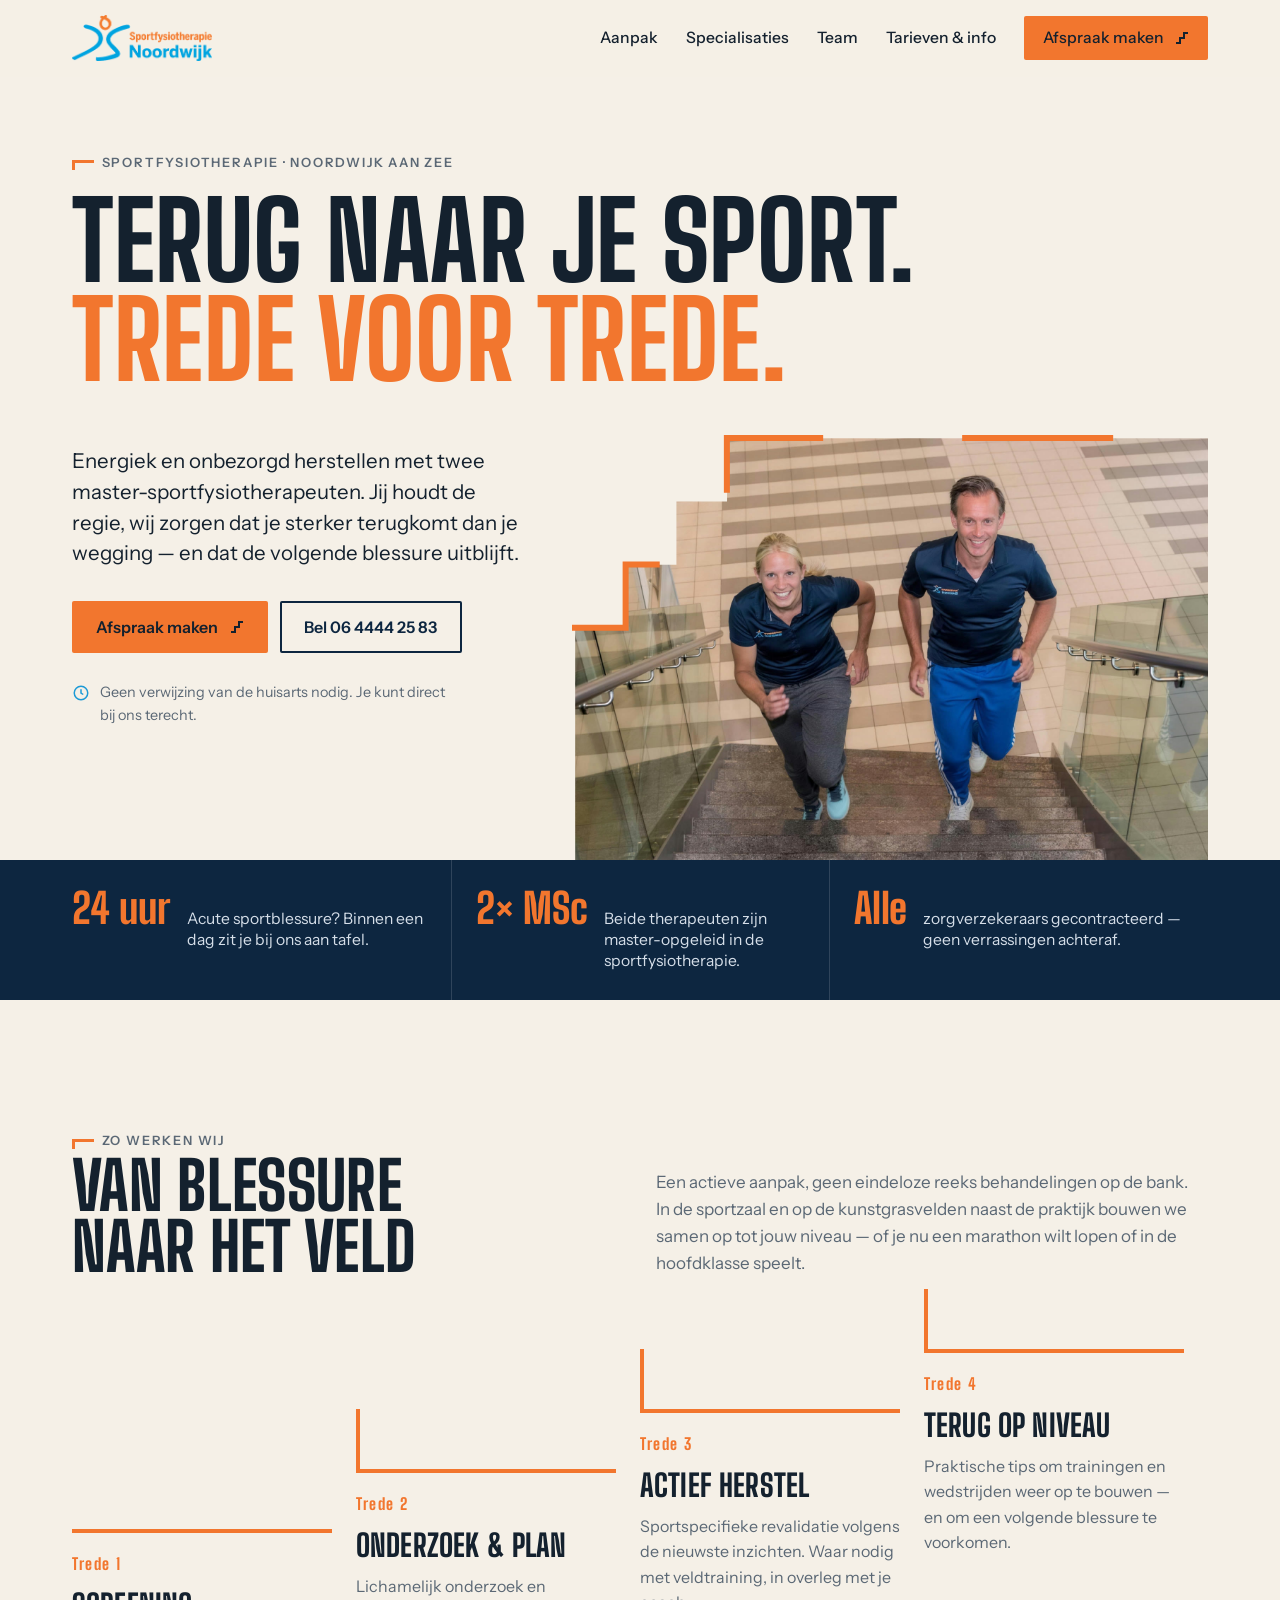
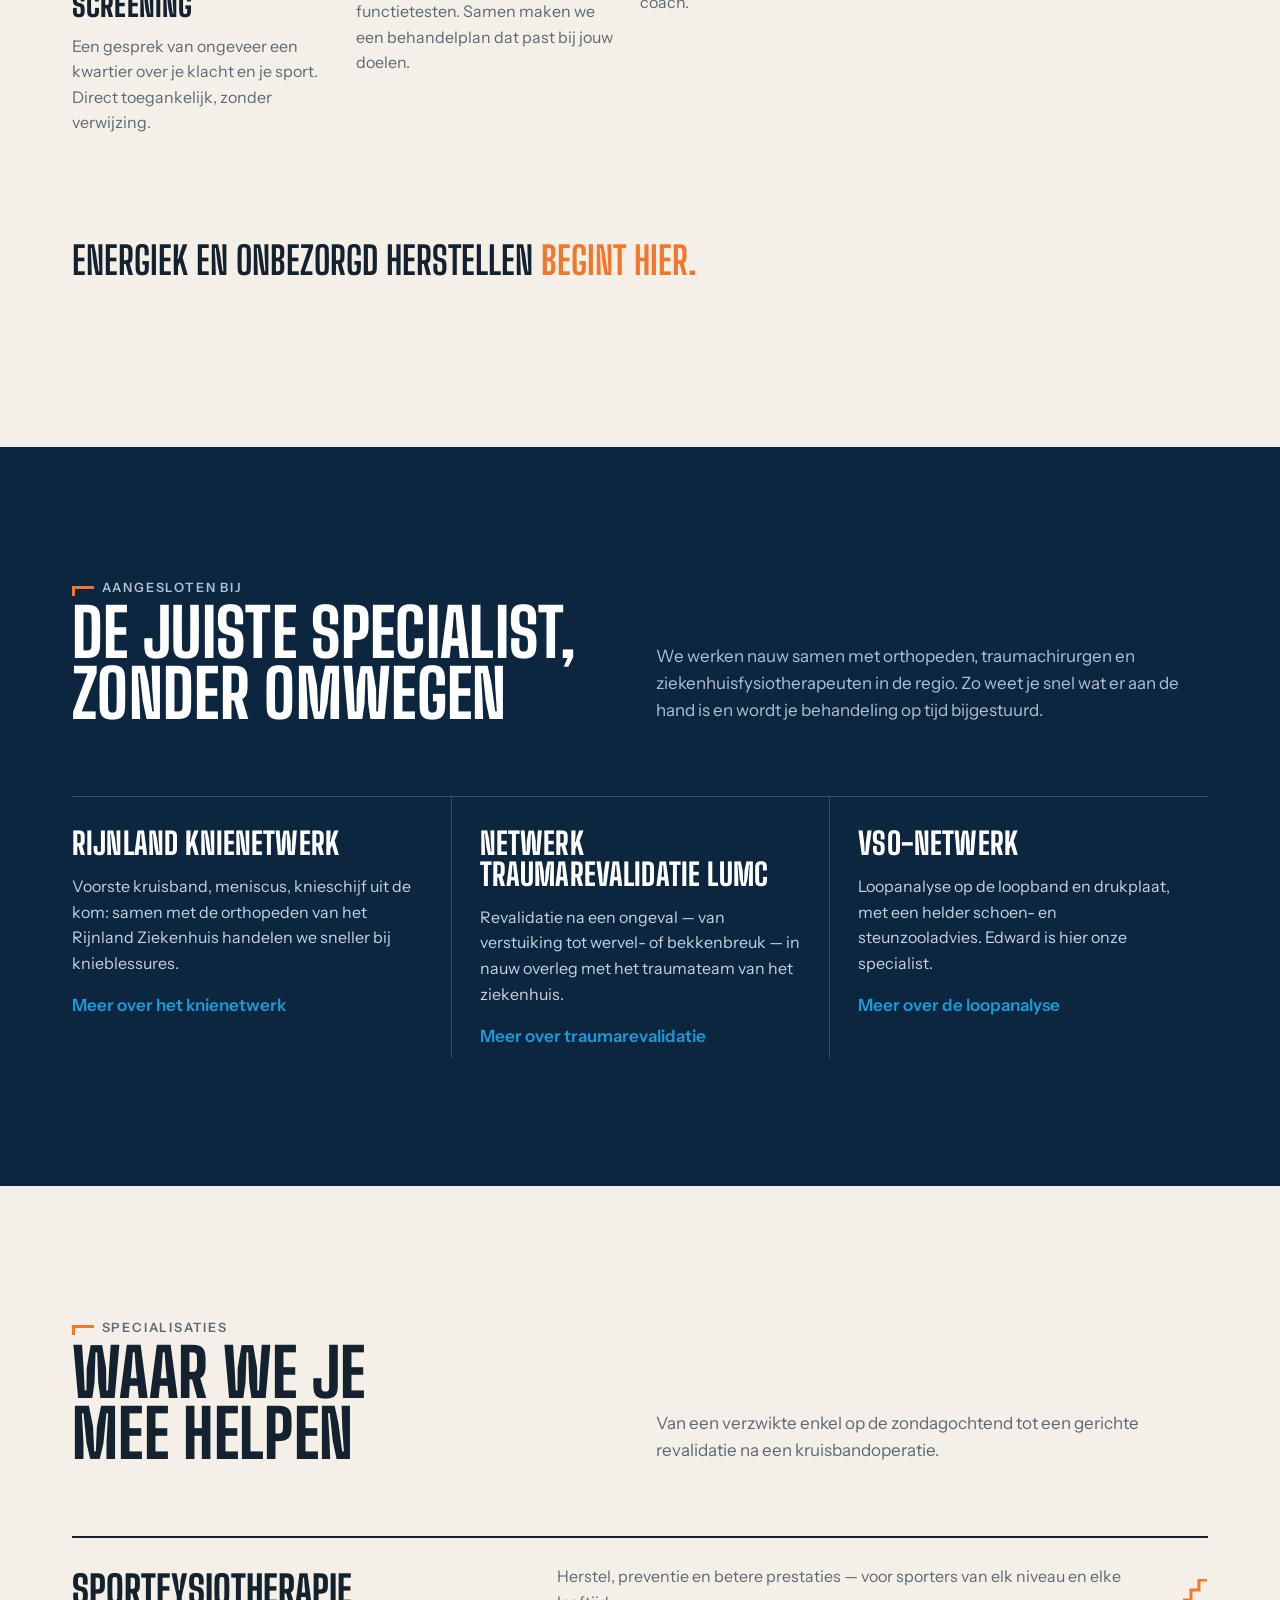
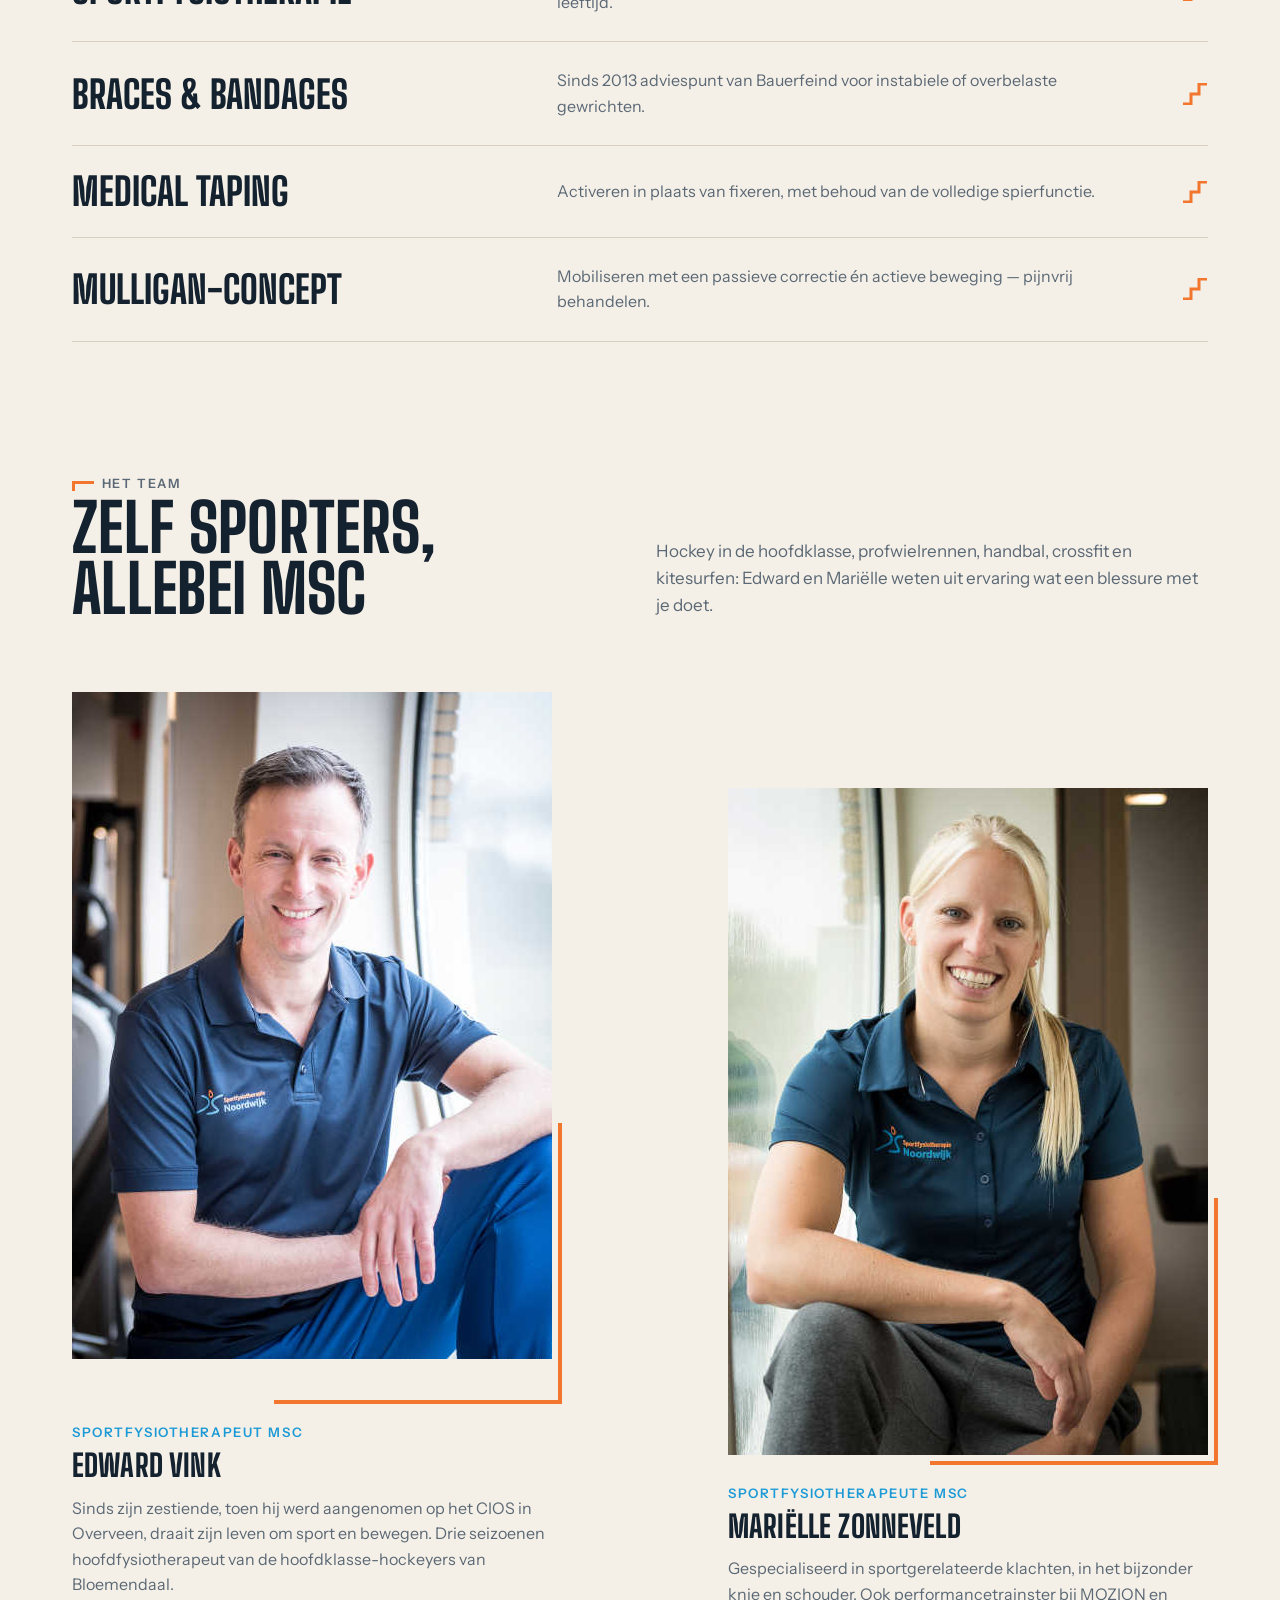
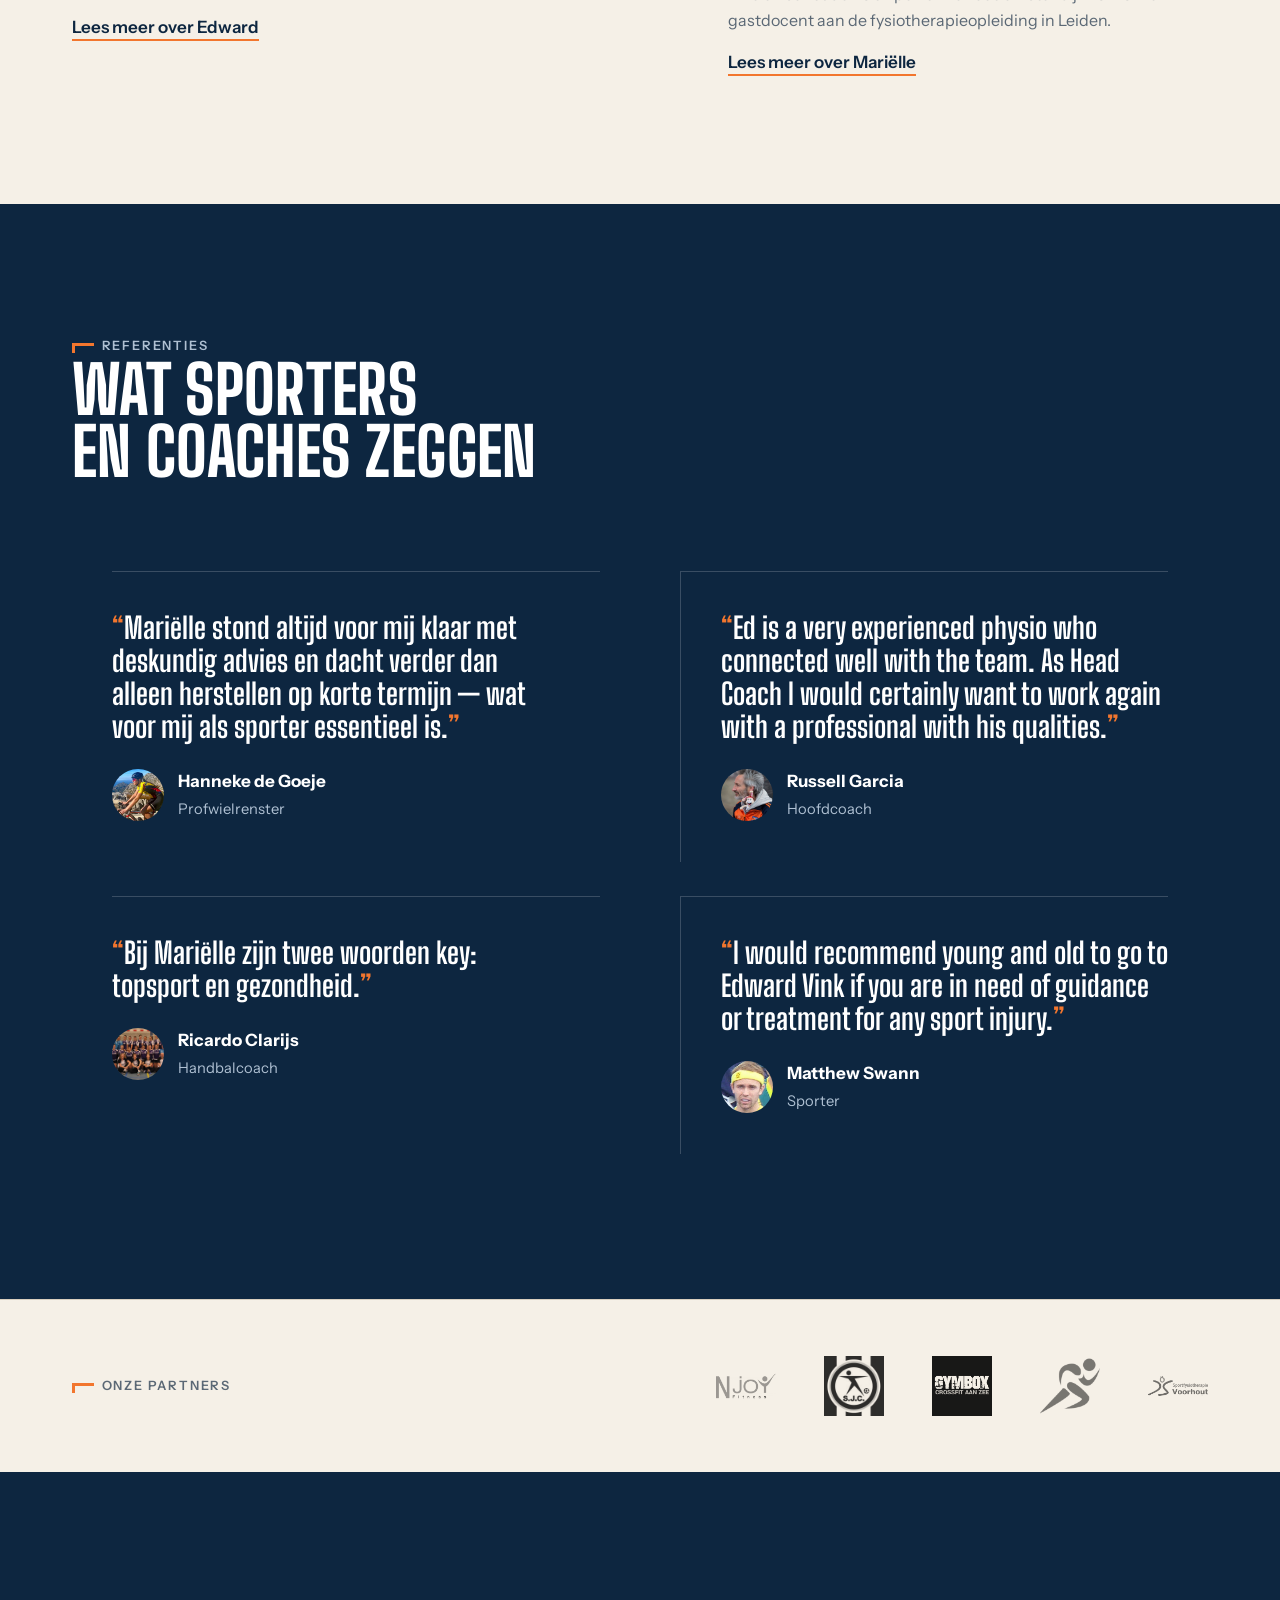
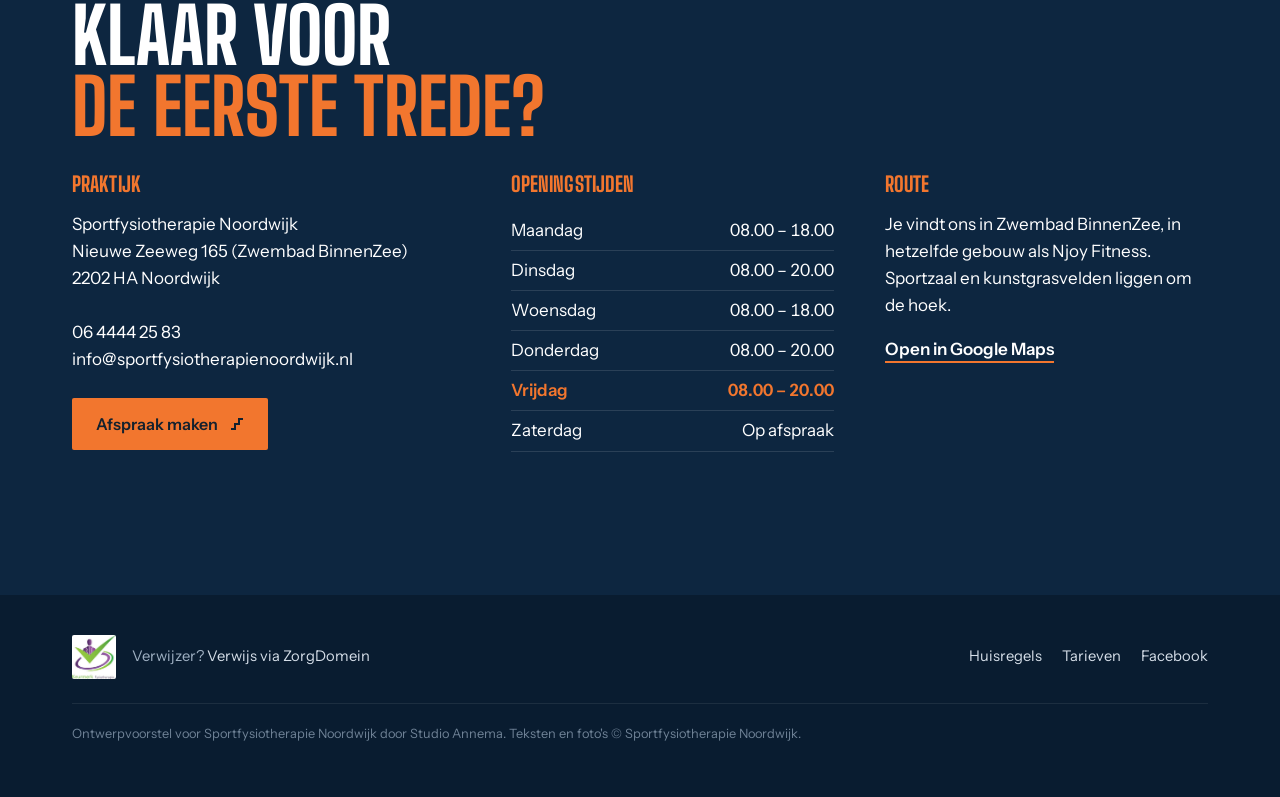
<file: index.html>
<!doctype html>
<html lang="nl">
<head>
<meta charset="utf-8">
<meta name="viewport" content="width=device-width, initial-scale=1">
<title>Sportfysiotherapie Noordwijk — Terug naar je sport</title>
<meta name="description" content="Sportfysiotherapie in Noordwijk aan Zee. Twee master-sportfysiotherapeuten, acute sportblessures binnen 24 uur geholpen, contracten met alle zorgverzekeraars.">
<link rel="preconnect" href="https://fonts.googleapis.com">
<link rel="preconnect" href="https://fonts.gstatic.com" crossorigin>
<link href="https://fonts.googleapis.com/css2?family=Big+Shoulders+Display:wght@700;800&family=Instrument+Sans:wght@400;500;600&display=swap" rel="stylesheet">
<link rel="stylesheet" href="assets/style.css">
<link rel="icon" href="assets/img/favicon.svg" type="image/svg+xml">
</head>
<body>

<header class="site-header">
  <div class="wrap nav">
    <a class="logo" href="index.html" aria-label="Sportfysiotherapie Noordwijk — home"><img src="assets/img/Logo-Sportfysio.png" alt="Sportfysiotherapie Noordwijk" width="140" height="46"></a>
    <button class="nav-toggle" aria-expanded="false" aria-controls="menu" aria-label="Menu">
      <svg viewBox="0 0 24 24" fill="none" stroke="currentColor" stroke-width="2"><path d="M3 7h18M3 12h18M3 17h18"/></svg>
    </button>
    <ul id="menu">
      <li><a href="index.html#aanpak">Aanpak</a></li>
      <li><a href="specialisaties.html">Specialisaties</a></li>
      <li><a href="team.html">Team</a></li>
      <li><a href="praktisch.html">Tarieven &amp; info</a></li>
      <li><a class="btn btn-primary" href="afspraak.html">Afspraak maken <svg class="step" viewBox="0 0 14 12" aria-hidden="true"><path d="M1 11h4V6h4V1h4" fill="none" stroke="currentColor" stroke-width="2"/></svg></a></li>
    </ul>
  </div>
</header>

<main>
  <section class="hero" aria-labelledby="hero-title">
    <div class="wrap">
      <p class="eyebrow">Sportfysiotherapie · Noordwijk aan Zee</p>
      <h1 id="hero-title"><span>Terug naar je sport.</span> <span class="oranje">Trede voor trede.</span></h1>
      <div class="hero-grid">
        <div class="hero-copy">
          <p class="lead">Energiek en onbezorgd herstellen met twee master-sportfysiotherapeuten. Jij houdt de regie, wij zorgen dat je sterker terugkomt dan je wegging — en dat de volgende blessure uitblijft.</p>
          <div class="hero-ctas">
            <a class="btn btn-primary" href="afspraak.html">Afspraak maken <svg class="step" viewBox="0 0 14 12" aria-hidden="true"><path d="M1 11h4V6h4V1h4" fill="none" stroke="currentColor" stroke-width="2"/></svg></a>
            <a class="btn btn-ghost" href="tel:+31644442583">Bel 06 4444 25 83</a>
          </div>
          <p class="note"><svg viewBox="0 0 24 24" fill="none" stroke="currentColor" stroke-width="2" aria-hidden="true"><circle cx="12" cy="12" r="9"/><path d="M12 7v5l3 2"/></svg> Geen verwijzing van de huisarts nodig. Je kunt direct bij ons terecht.</p>
        </div>
        <figure class="hero-photo">
          <div class="mask"><img src="assets/img/hero-trap.jpg" alt="Mariëlle Zonneveld en Edward Vink rennen lachend de trap op" width="1800" height="1200" fetchpriority="high"></div>
          <svg class="trap" viewBox="0 0 100 100" preserveAspectRatio="none" aria-hidden="true"><path pathLength="1" d="M0 45H8V30H16V15H24V0H100"/></svg>
        </figure>
      </div>
    </div>
  </section>

  <div class="facts">
    <div class="wrap">
      <div class="fact"><strong>24 uur</strong><span>Acute sportblessure? Binnen een dag zit je bij ons aan tafel.</span></div>
      <div class="fact"><strong>2× MSc</strong><span>Beide therapeuten zijn master-opgeleid in de sportfysiotherapie.</span></div>
      <div class="fact"><strong>Alle</strong><span>zorgverzekeraars gecontracteerd — geen verrassingen achteraf.</span></div>
    </div>
  </div>

  <section id="aanpak" aria-labelledby="aanpak-title">
    <div class="wrap">
      <div class="sec-head reveal">
        <div>
          <p class="eyebrow">Zo werken wij</p>
          <h2 id="aanpak-title">Van blessure<br>naar het veld</h2>
        </div>
        <p>Een actieve aanpak, geen eindeloze reeks behandelingen op de bank. In de sportzaal en op de kunstgrasvelden naast de praktijk bouwen we samen op tot jouw niveau — of je nu een marathon wilt lopen of in de hoofdklasse speelt.</p>
      </div>
      <ol class="treden" role="list">
        <li class="trede reveal" style="--i:0">
          <span class="nr">Trede 1</span>
          <h3>Screening</h3>
          <p>Een gesprek van ongeveer een kwartier over je klacht en je sport. Direct toegankelijk, zonder verwijzing.</p>
        </li>
        <li class="trede reveal" style="--i:1">
          <span class="nr">Trede 2</span>
          <h3>Onderzoek &amp; plan</h3>
          <p>Lichamelijk onderzoek en functietesten. Samen maken we een behandelplan dat past bij jouw doelen.</p>
        </li>
        <li class="trede reveal" style="--i:2">
          <span class="nr">Trede 3</span>
          <h3>Actief herstel</h3>
          <p>Sportspecifieke revalidatie volgens de nieuwste inzichten. Waar nodig met veldtraining, in overleg met je coach.</p>
        </li>
        <li class="trede reveal" style="--i:3">
          <span class="nr">Trede 4</span>
          <h3>Terug op niveau</h3>
          <p>Praktische tips om trainingen en wedstrijden weer op te bouwen — en om een volgende blessure te voorkomen.</p>
        </li>
      </ol>
      <p class="quote-line reveal">Energiek en onbezorgd herstellen <span class="oranje">begint hier.</span></p>
    </div>
  </section>

  <section class="dark on-dark" aria-labelledby="netwerk-title">
    <div class="wrap">
      <div class="sec-head reveal">
        <div>
          <p class="eyebrow">Aangesloten bij</p>
          <h2 id="netwerk-title">De juiste specialist,<br>zonder omwegen</h2>
        </div>
        <p>We werken nauw samen met orthopeden, traumachirurgen en ziekenhuisfysiotherapeuten in de regio. Zo weet je snel wat er aan de hand is en wordt je behandeling op tijd bijgestuurd.</p>
      </div>
      <div class="netwerken">
        <div class="netwerk reveal">
          <h3>Rijnland knienetwerk</h3>
          <p>Voorste kruisband, meniscus, knieschijf uit de kom: samen met de orthopeden van het Rijnland Ziekenhuis handelen we sneller bij knieblessures.</p>
          <a href="specialisaties.html#knie">Meer over het knienetwerk</a>
        </div>
        <div class="netwerk reveal">
          <h3>Netwerk Traumarevalidatie LUMC</h3>
          <p>Revalidatie na een ongeval — van verstuiking tot wervel- of bekkenbreuk — in nauw overleg met het traumateam van het ziekenhuis.</p>
          <a href="specialisaties.html#trauma">Meer over traumarevalidatie</a>
        </div>
        <div class="netwerk reveal">
          <h3>VSO-netwerk</h3>
          <p>Loopanalyse op de loopband en drukplaat, met een helder schoen- en steunzooladvies. Edward is hier onze specialist.</p>
          <a href="specialisaties.html#vso">Meer over de loopanalyse</a>
        </div>
      </div>
    </div>
  </section>

  <section aria-labelledby="spec-title">
    <div class="wrap">
      <div class="sec-head reveal">
        <div>
          <p class="eyebrow">Specialisaties</p>
          <h2 id="spec-title">Waar we je<br>mee helpen</h2>
        </div>
        <p>Van een verzwikte enkel op de zondagochtend tot een gerichte revalidatie na een kruisbandoperatie.</p>
      </div>
      <ul class="spec-list reveal">
        <li><a href="specialisaties.html#sport"><span class="naam">Sportfysiotherapie</span><span class="uitleg">Herstel, preventie en betere prestaties — voor sporters van elk niveau en elke leeftijd.</span><svg viewBox="0 0 26 22" aria-hidden="true"><path d="M1 21h8v-10h8V1h8" fill="none" stroke="currentColor" stroke-width="3"/></svg></a></li>
        <li><a href="specialisaties.html#braces"><span class="naam">Braces &amp; bandages</span><span class="uitleg">Sinds 2013 adviespunt van Bauerfeind voor instabiele of overbelaste gewrichten.</span><svg viewBox="0 0 26 22" aria-hidden="true"><path d="M1 21h8v-10h8V1h8" fill="none" stroke="currentColor" stroke-width="3"/></svg></a></li>
        <li><a href="specialisaties.html#taping"><span class="naam">Medical taping</span><span class="uitleg">Activeren in plaats van fixeren, met behoud van de volledige spierfunctie.</span><svg viewBox="0 0 26 22" aria-hidden="true"><path d="M1 21h8v-10h8V1h8" fill="none" stroke="currentColor" stroke-width="3"/></svg></a></li>
        <li><a href="specialisaties.html#mulligan"><span class="naam">Mulligan-concept</span><span class="uitleg">Mobiliseren met een passieve correctie én actieve beweging — pijnvrij behandelen.</span><svg viewBox="0 0 26 22" aria-hidden="true"><path d="M1 21h8v-10h8V1h8" fill="none" stroke="currentColor" stroke-width="3"/></svg></a></li>
      </ul>
    </div>
  </section>

  <section style="padding-top:0" aria-labelledby="team-title">
    <div class="wrap">
      <div class="sec-head reveal">
        <div>
          <p class="eyebrow">Het team</p>
          <h2 id="team-title">Zelf sporters,<br>allebei MSc</h2>
        </div>
        <p>Hockey in de hoofdklasse, profwielrennen, handbal, crossfit en kitesurfen: Edward en Mariëlle weten uit ervaring wat een blessure met je doet.</p>
      </div>
      <div class="team-grid">
        <article class="therapeut reveal">
          <figure><img src="assets/img/Edward-Vink.jpg" alt="Portret van Edward Vink" width="500" height="667" loading="lazy"></figure>
          <div>
            <span class="rol">Sportfysiotherapeut MSc</span>
            <h3>Edward Vink</h3>
            <p>Sinds zijn zestiende, toen hij werd aangenomen op het CIOS in Overveen, draait zijn leven om sport en bewegen. Drie seizoenen hoofdfysiotherapeut van de hoofdklasse-hockeyers van Bloemendaal.</p>
            <a class="textlink" href="team.html#edward">Lees meer over Edward</a>
          </div>
        </article>
        <article class="therapeut reveal">
          <figure><img src="assets/img/Marielle-Zonneveld.jpg" alt="Portret van Mariëlle Zonneveld" width="500" height="667" loading="lazy"></figure>
          <div>
            <span class="rol">Sportfysiotherapeute MSc</span>
            <h3>Mariëlle Zonneveld</h3>
            <p>Gespecialiseerd in sportgerelateerde klachten, in het bijzonder knie en schouder. Ook performancetrainster bij MOZION en gastdocent aan de fysiotherapieopleiding in Leiden.</p>
            <a class="textlink" href="team.html#marielle">Lees meer over Mariëlle</a>
          </div>
        </article>
      </div>
    </div>
  </section>

  <section class="dark on-dark" aria-labelledby="ref-title">
    <div class="wrap">
      <div class="sec-head reveal">
        <div>
          <p class="eyebrow">Referenties</p>
          <h2 id="ref-title">Wat sporters<br>en coaches zeggen</h2>
        </div>
      </div>
      <div class="refs">
        <figure class="ref reveal">
          <blockquote>Mariëlle stond altijd voor mij klaar met deskundig advies en dacht verder dan alleen herstellen op korte termijn — wat voor mij als sporter essentieel is.</blockquote>
          <figcaption class="wie"><img src="assets/img/Hanneke-de-Goeje.jpg" alt="" width="52" height="52" loading="lazy"><div><strong>Hanneke de Goeje</strong><span>Profwielrenster</span></div></figcaption>
        </figure>
        <figure class="ref reveal">
          <blockquote>Ed is a very experienced physio who connected well with the team. As Head Coach I would certainly want to work again with a professional with his qualities.</blockquote>
          <figcaption class="wie"><img src="assets/img/Russell-Garcia.jpg" alt="" width="52" height="52" loading="lazy"><div><strong>Russell Garcia</strong><span>Hoofdcoach</span></div></figcaption>
        </figure>
        <figure class="ref reveal">
          <blockquote>Bij Mariëlle zijn twee woorden key: topsport en gezondheid.</blockquote>
          <figcaption class="wie"><img src="assets/img/HvForeholte.jpg" alt="" width="52" height="52" loading="lazy"><div><strong>Ricardo Clarijs</strong><span>Handbalcoach</span></div></figcaption>
        </figure>
        <figure class="ref reveal">
          <blockquote>I would recommend young and old to go to Edward Vink if you are in need of guidance or treatment for any sport injury.</blockquote>
          <figcaption class="wie"><img src="assets/img/Matthew-Swann.jpg" alt="" width="52" height="52" loading="lazy"><div><strong>Matthew Swann</strong><span>Sporter</span></div></figcaption>
        </figure>
      </div>
    </div>
  </section>

  <div class="partners">
    <div class="wrap">
      <p class="eyebrow">Onze partners</p>
      <div class="logos">
        <a href="https://www.njoyfitness.nl/" target="_blank" rel="noopener"><img src="assets/img/njoy-logo.png" alt="Njoy Fitness" loading="lazy"></a>
        <a href="https://www.vvsjc.nl/" target="_blank" rel="noopener"><img src="assets/img/sjc.jpeg" alt="Voetbalvereniging S.J.C." loading="lazy"></a>
        <a href="https://www.gymboxnoordwijk.nl/" target="_blank" rel="noopener"><img src="assets/img/gymbox-aan-zee.png" alt="Gymbox aan Zee" loading="lazy"></a>
        <a href="https://www.dehardloopwinkel.nl/" target="_blank" rel="noopener"><img src="assets/img/de-hardloop-winkel.png" alt="De Hardloopwinkel" loading="lazy"></a>
        <a href="https://www.sportfysiotherapievoorhout.nl/" target="_blank" rel="noopener"><img src="assets/img/Logo-Sportfysio-Voorhout.png" alt="Sportfysiotherapie Voorhout" loading="lazy"></a>
      </div>
    </div>
  </div>

  <section id="contact" class="dark on-dark" aria-labelledby="contact-title">
    <div class="wrap">
      <p class="big-cta reveal" id="contact-title">Klaar voor<br><span class="oranje">de eerste trede?</span></p>
      <div class="contact-grid">
        <div class="reveal">
          <h3>Praktijk</h3>
          <address>
            Sportfysiotherapie Noordwijk<br>
            Nieuwe Zeeweg 165 (Zwembad BinnenZee)<br>
            2202 HA Noordwijk<br><br>
            <a href="tel:+31644442583">06 4444 25 83</a><br>
            <a href="mailto:info@sportfysiotherapienoordwijk.nl">info@sportfysiotherapienoordwijk.nl</a>
          </address>
          <p style="margin-top:24px"><a class="btn btn-primary" href="afspraak.html">Afspraak maken <svg class="step" viewBox="0 0 14 12" aria-hidden="true"><path d="M1 11h4V6h4V1h4" fill="none" stroke="currentColor" stroke-width="2"/></svg></a></p>
        </div>
        <div class="reveal">
          <h3>Openingstijden</h3>
          <table class="uren">
            <tr data-dag="1"><td>Maandag</td><td>08.00 – 18.00</td></tr>
            <tr data-dag="2"><td>Dinsdag</td><td>08.00 – 20.00</td></tr>
            <tr data-dag="3"><td>Woensdag</td><td>08.00 – 18.00</td></tr>
            <tr data-dag="4"><td>Donderdag</td><td>08.00 – 20.00</td></tr>
            <tr data-dag="5"><td>Vrijdag</td><td>08.00 – 20.00</td></tr>
            <tr data-dag="6"><td>Zaterdag</td><td>Op afspraak</td></tr>
          </table>
        </div>
        <div class="reveal">
          <h3>Route</h3>
          <p>Je vindt ons in Zwembad BinnenZee, in hetzelfde gebouw als Njoy Fitness. Sportzaal en kunstgrasvelden liggen om de hoek.</p>
          <a class="textlink" style="color:#fff" href="https://www.google.com/maps/search/?api=1&query=Nieuwe+Zeeweg+165+Noordwijk" target="_blank" rel="noopener">Open in Google Maps</a>
        </div>
      </div>
    </div>
  </section>
</main>

<footer class="site-footer">
  <div class="wrap">
    <div class="keur">
      <a href="https://www.keurmerkfysiotherapie.nl/" target="_blank" rel="noopener"><img src="assets/img/keurmerk-fysiotherapie-logo.jpg" alt="Keurmerk Fysiotherapie" loading="lazy"></a>
      <span>Verwijzer? <a href="https://zorgdomein.com/" target="_blank" rel="noopener">Verwijs via ZorgDomein</a></span>
    </div>
    <nav aria-label="Footer">
      <a href="praktisch.html#huisregels">Huisregels</a>
      <a href="praktisch.html#tarieven">Tarieven</a>
      <a href="https://nl-nl.facebook.com/SportfysiotherapieNoordwijk/" target="_blank" rel="noopener">Facebook</a>
    </nav>
    <p class="demo-note">Ontwerpvoorstel voor Sportfysiotherapie Noordwijk door Studio Annema. Teksten en foto's © Sportfysiotherapie Noordwijk.</p>
  </div>
</footer>

<script src="assets/main.js"></script>
</body>
</html>
</file>
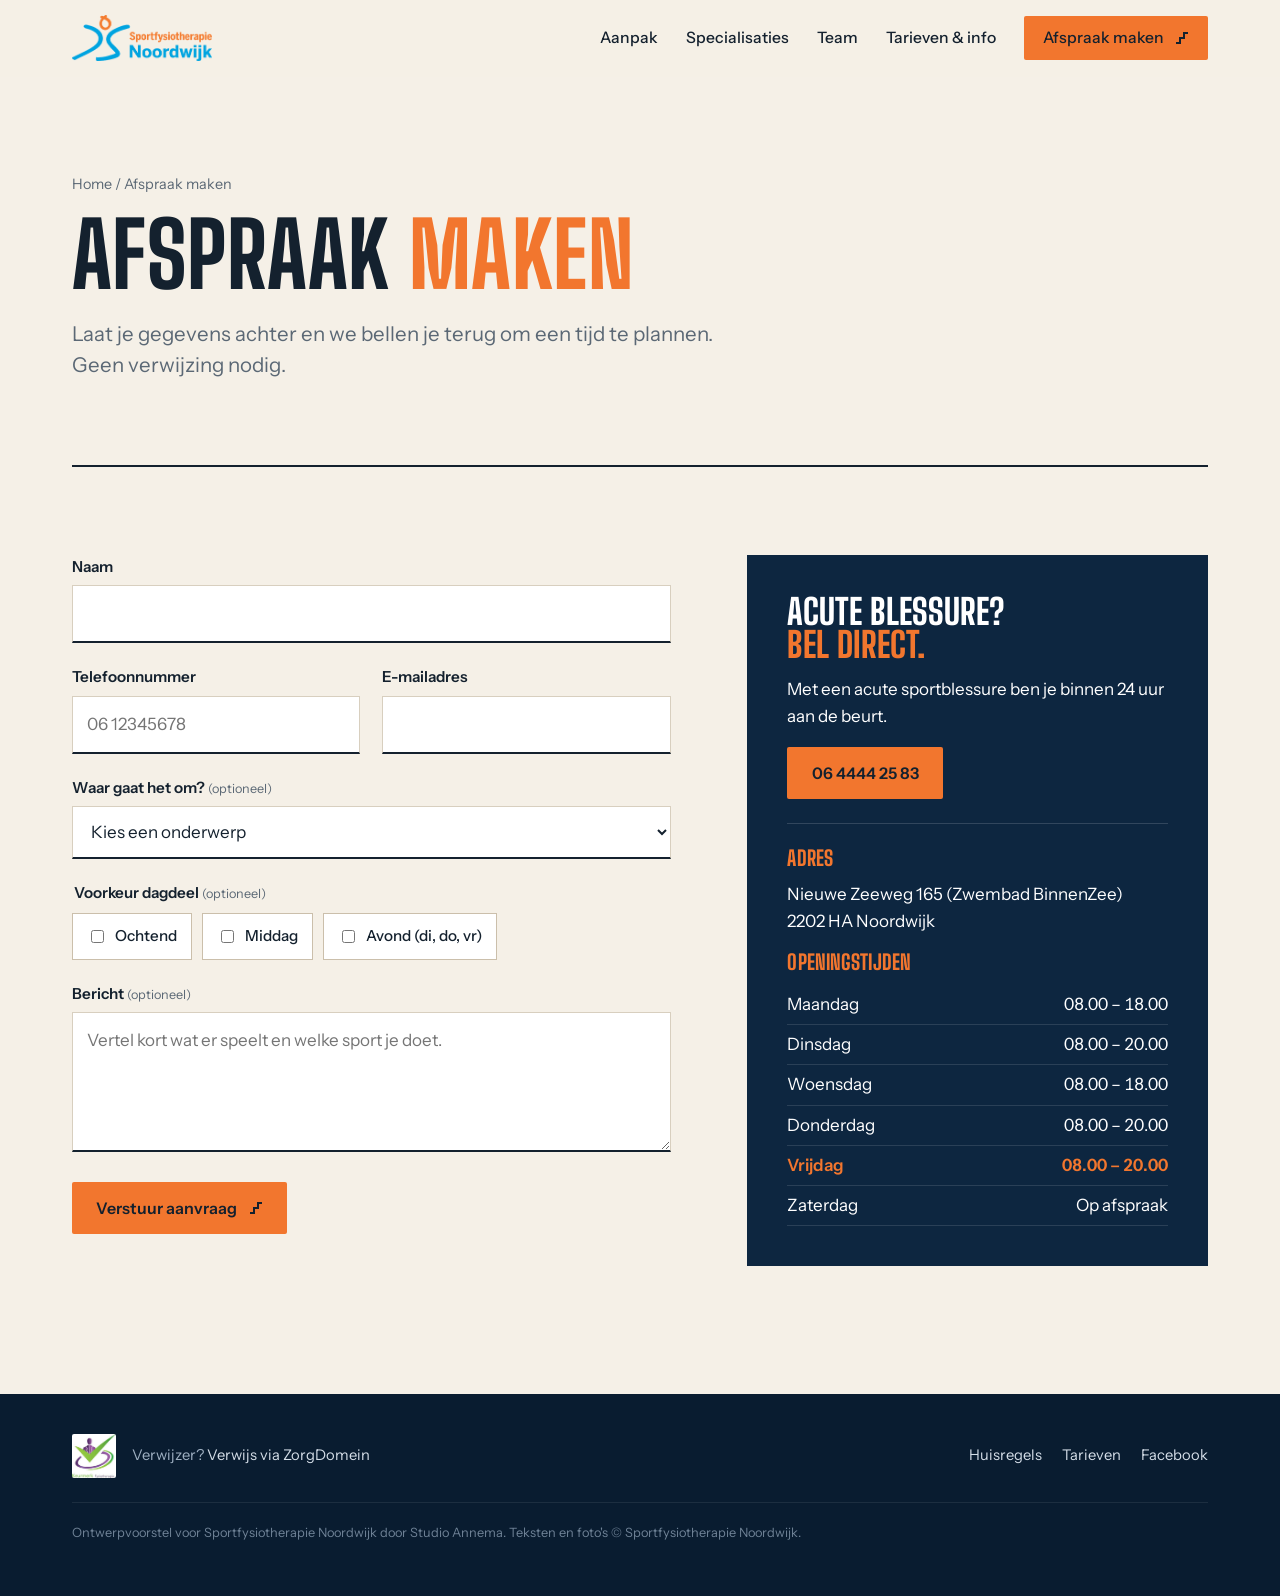
<file: afspraak.html>
<!doctype html>
<html lang="nl">
<head>
<meta charset="utf-8">
<meta name="viewport" content="width=device-width, initial-scale=1">
<title>Afspraak maken — Sportfysiotherapie Noordwijk</title>
<meta name="description" content="Maak een afspraak bij Sportfysiotherapie Noordwijk. Acute sportblessure? Binnen 24 uur geholpen.">
<link rel="preconnect" href="https://fonts.googleapis.com">
<link rel="preconnect" href="https://fonts.gstatic.com" crossorigin>
<link href="https://fonts.googleapis.com/css2?family=Big+Shoulders+Display:wght@700;800&family=Instrument+Sans:wght@400;500;600&display=swap" rel="stylesheet">
<link rel="stylesheet" href="assets/style.css">
<link rel="icon" href="assets/img/favicon.svg" type="image/svg+xml">
</head>
<body>

<header class="site-header">
  <div class="wrap nav">
    <a class="logo" href="index.html" aria-label="Sportfysiotherapie Noordwijk — home"><img src="assets/img/Logo-Sportfysio.png" alt="Sportfysiotherapie Noordwijk" width="140" height="46"></a>
    <button class="nav-toggle" aria-expanded="false" aria-controls="menu" aria-label="Menu">
      <svg viewBox="0 0 24 24" fill="none" stroke="currentColor" stroke-width="2"><path d="M3 7h18M3 12h18M3 17h18"/></svg>
    </button>
    <ul id="menu">
      <li><a href="index.html#aanpak">Aanpak</a></li>
      <li><a href="specialisaties.html">Specialisaties</a></li>
      <li><a href="team.html">Team</a></li>
      <li><a href="praktisch.html">Tarieven &amp; info</a></li>
      <li><a class="btn btn-primary" href="afspraak.html" aria-current="page">Afspraak maken <svg class="step" viewBox="0 0 14 12" aria-hidden="true"><path d="M1 11h4V6h4V1h4" fill="none" stroke="currentColor" stroke-width="2"/></svg></a></li>
    </ul>
  </div>
</header>

<main>
<div class="wrap">
  <header class="page-hero">
    <p class="crumbs"><a href="index.html">Home</a> / Afspraak maken</p>
    <h1>Afspraak <span class="oranje">maken</span></h1>
    <p class="lead">Laat je gegevens achter en we bellen je terug om een tijd te plannen. Geen verwijzing nodig.</p>
  </header>

  <div class="afspraak-grid">
    <div>
      <form id="afspraak-form" class="form" novalidate>
        <div class="veld">
          <label for="naam">Naam</label>
          <input id="naam" name="naam" autocomplete="name" required>
          <p class="fout">Vul je naam in.</p>
        </div>
        <div class="rij">
          <div class="veld">
            <label for="telefoon">Telefoonnummer</label>
            <input id="telefoon" name="telefoon" type="tel" autocomplete="tel" inputmode="tel" placeholder="06 12345678" required>
            <p class="fout">Begin met 0 of +31, bijvoorbeeld 06 12345678.</p>
          </div>
          <div class="veld">
            <label for="email">E-mailadres</label>
            <input id="email" name="email" type="email" autocomplete="email" required>
            <p class="fout">Dit e-mailadres klopt niet helemaal — controleer het even.</p>
          </div>
        </div>
        <div class="veld">
          <label for="soort">Waar gaat het om? <small>(optioneel)</small></label>
          <select id="soort" name="soort">
            <option value="">Kies een onderwerp</option>
            <option>Acute sportblessure</option>
            <option>Langer bestaande klacht</option>
            <option>Knieklacht / knienetwerk</option>
            <option>Revalidatie na ongeval of operatie</option>
            <option>Loopanalyse (VSO)</option>
            <option>Brace of bandage</option>
            <option>Iets anders</option>
          </select>
        </div>
        <fieldset class="veld" style="border:0;padding:0;margin:0">
          <legend style="font-weight:600;font-size:.95rem;margin-bottom:8px">Voorkeur dagdeel <small style="font-weight:400;color:var(--grijs)">(optioneel)</small></legend>
          <div class="keuzes">
            <label><input type="checkbox" name="dagdeel" value="ochtend"> Ochtend</label>
            <label><input type="checkbox" name="dagdeel" value="middag"> Middag</label>
            <label><input type="checkbox" name="dagdeel" value="avond (di, do, vr)"> Avond (di, do, vr)</label>
          </div>
        </fieldset>
        <div class="veld">
          <label for="bericht">Bericht <small>(optioneel)</small></label>
          <textarea id="bericht" name="bericht" placeholder="Vertel kort wat er speelt en welke sport je doet."></textarea>
        </div>
        <div>
          <button class="btn btn-primary" type="submit">Verstuur aanvraag <svg class="step" viewBox="0 0 14 12" aria-hidden="true"><path d="M1 11h4V6h4V1h4" fill="none" stroke="currentColor" stroke-width="2"/></svg></button>
        </div>
      </form>
      <div class="form-ok" role="status" aria-live="polite">
        <h3>Bijna klaar</h3>
        <p>Je e-mailprogramma opent met je aanvraag al ingevuld. Verstuur die mail, dan nemen we binnen een werkdag contact met je op. Opende er niets? Mail naar <a href="mailto:info@sportfysiotherapienoordwijk.nl" style="color:#fff">info@sportfysiotherapienoordwijk.nl</a> of bel <a href="tel:+31644442583" style="color:#fff">06 4444 25 83</a>.</p>
      </div>
    </div>

    <aside class="side-card">
      <p class="acuut">Acute blessure?<br><span class="oranje">Bel direct.</span></p>
      <p>Met een acute sportblessure ben je binnen 24 uur aan de beurt.</p>
      <a class="btn btn-primary" href="tel:+31644442583">06 4444 25 83</a>
      <hr>
      <h3>Adres</h3>
      <p>Nieuwe Zeeweg 165 (Zwembad BinnenZee)<br>2202 HA Noordwijk</p>
      <h3>Openingstijden</h3>
      <table class="uren">
        <tr data-dag="1"><td>Maandag</td><td>08.00 – 18.00</td></tr>
        <tr data-dag="2"><td>Dinsdag</td><td>08.00 – 20.00</td></tr>
        <tr data-dag="3"><td>Woensdag</td><td>08.00 – 18.00</td></tr>
        <tr data-dag="4"><td>Donderdag</td><td>08.00 – 20.00</td></tr>
        <tr data-dag="5"><td>Vrijdag</td><td>08.00 – 20.00</td></tr>
        <tr data-dag="6"><td>Zaterdag</td><td>Op afspraak</td></tr>
      </table>
    </aside>
  </div>
</div>
</main>

<footer class="site-footer">
  <div class="wrap">
    <div class="keur">
      <a href="https://www.keurmerkfysiotherapie.nl/" target="_blank" rel="noopener"><img src="assets/img/keurmerk-fysiotherapie-logo.jpg" alt="Keurmerk Fysiotherapie" loading="lazy"></a>
      <span>Verwijzer? <a href="https://zorgdomein.com/" target="_blank" rel="noopener">Verwijs via ZorgDomein</a></span>
    </div>
    <nav aria-label="Footer">
      <a href="praktisch.html#huisregels">Huisregels</a>
      <a href="praktisch.html#tarieven">Tarieven</a>
      <a href="https://nl-nl.facebook.com/SportfysiotherapieNoordwijk/" target="_blank" rel="noopener">Facebook</a>
    </nav>
    <p class="demo-note">Ontwerpvoorstel voor Sportfysiotherapie Noordwijk door Studio Annema. Teksten en foto's © Sportfysiotherapie Noordwijk.</p>
  </div>
</footer>

<script src="assets/main.js"></script>
</body>
</html>
</file>
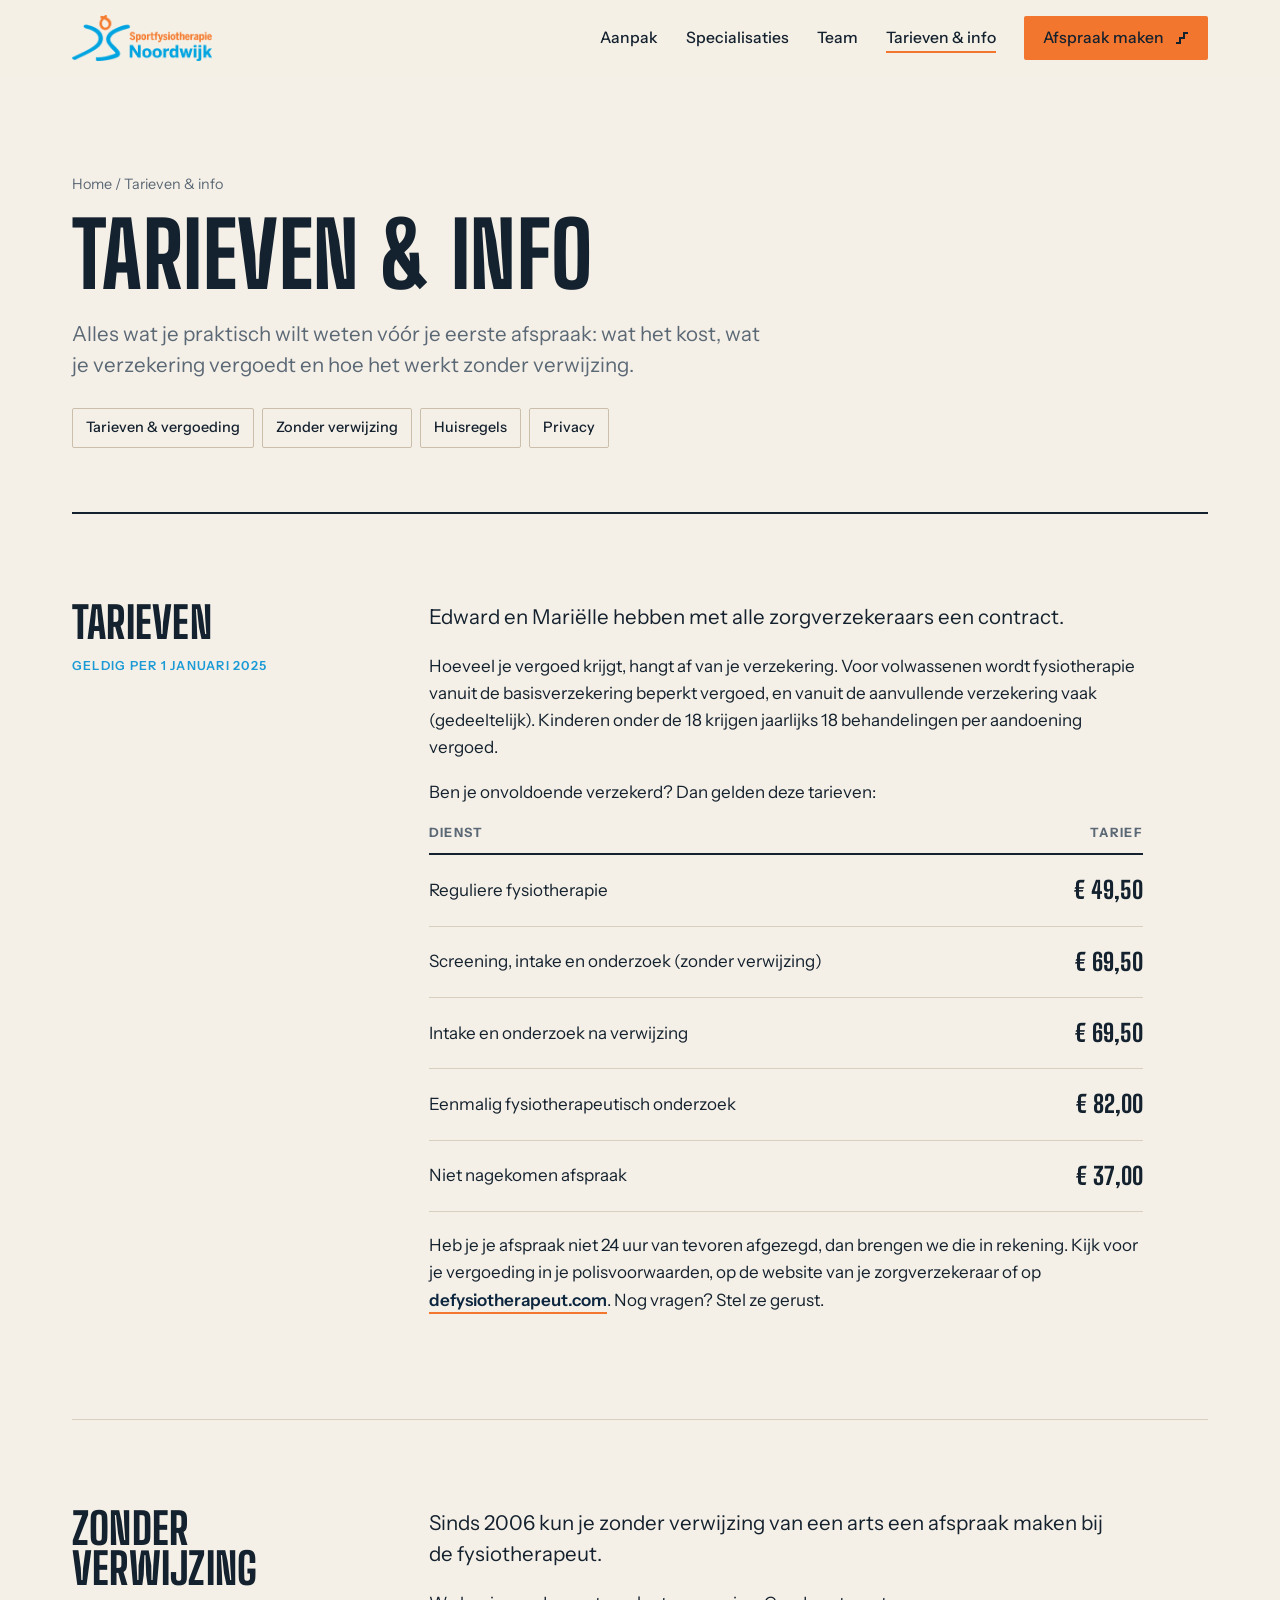
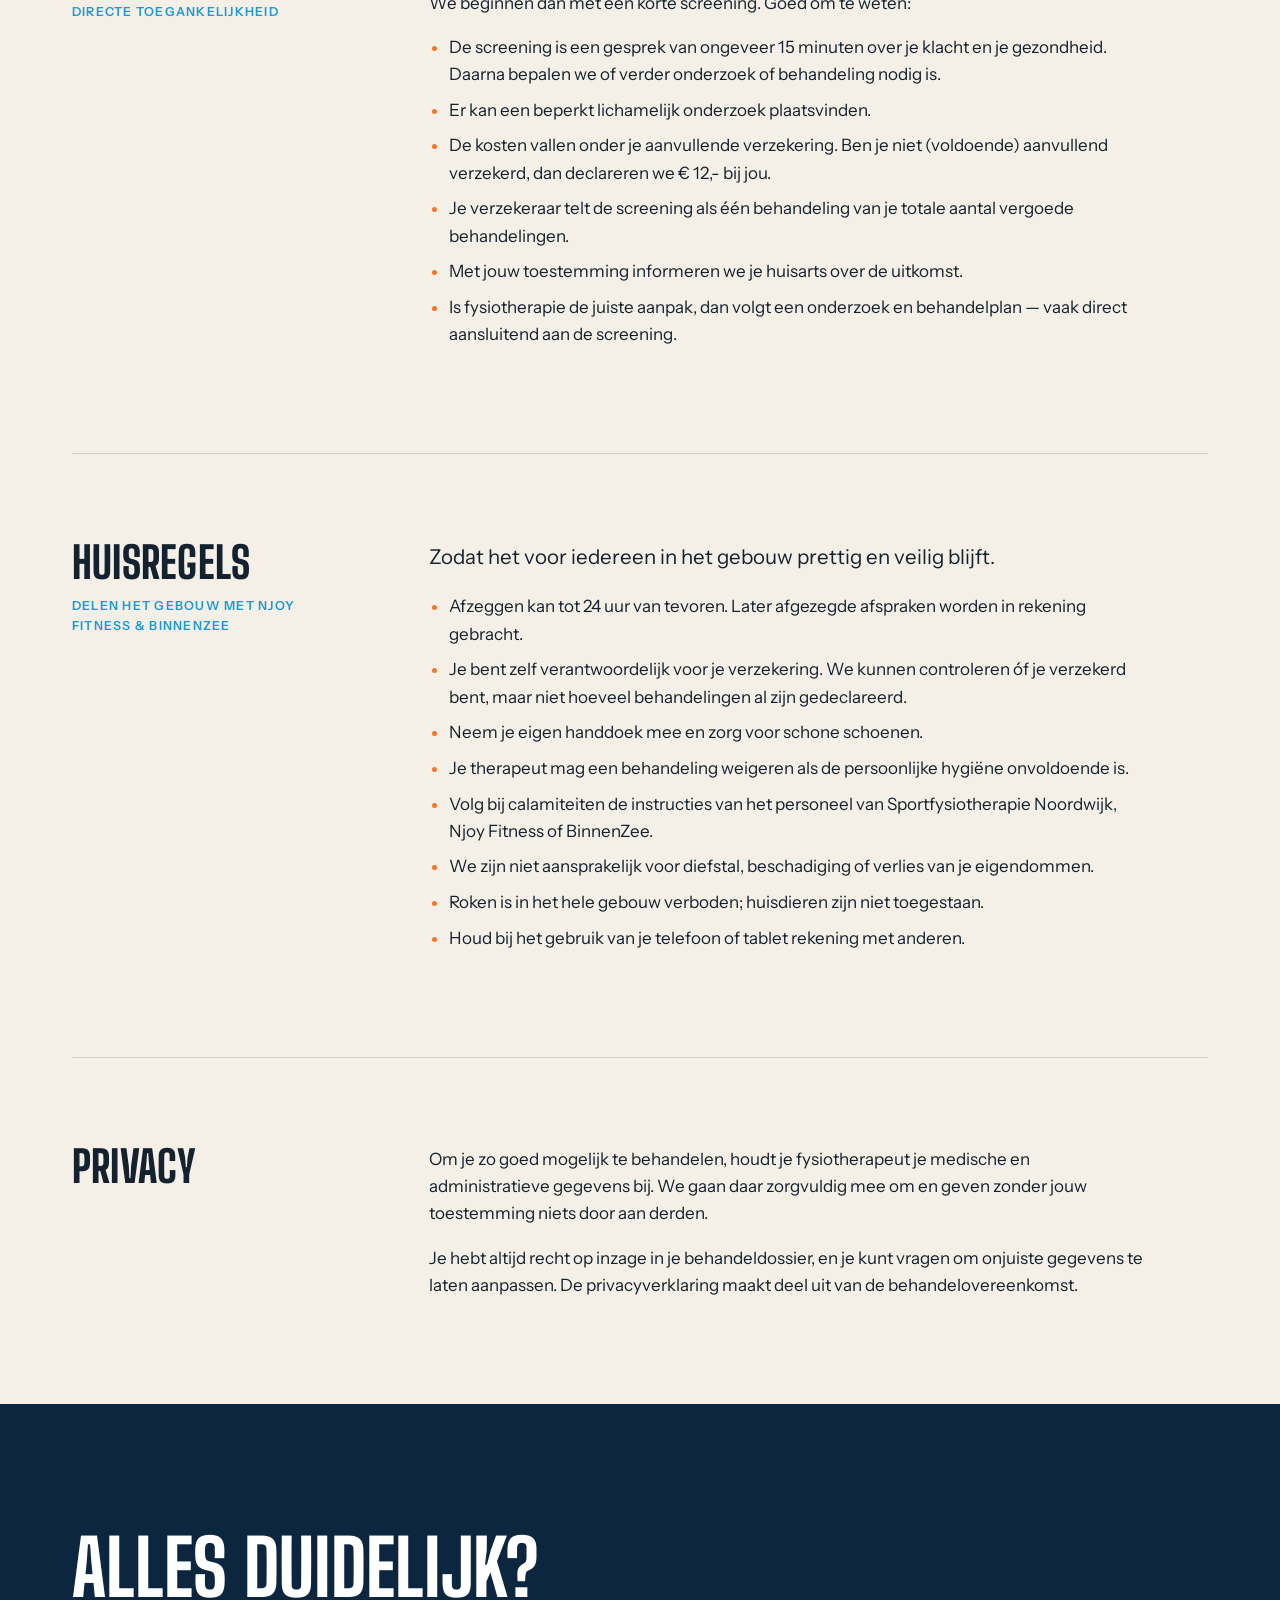
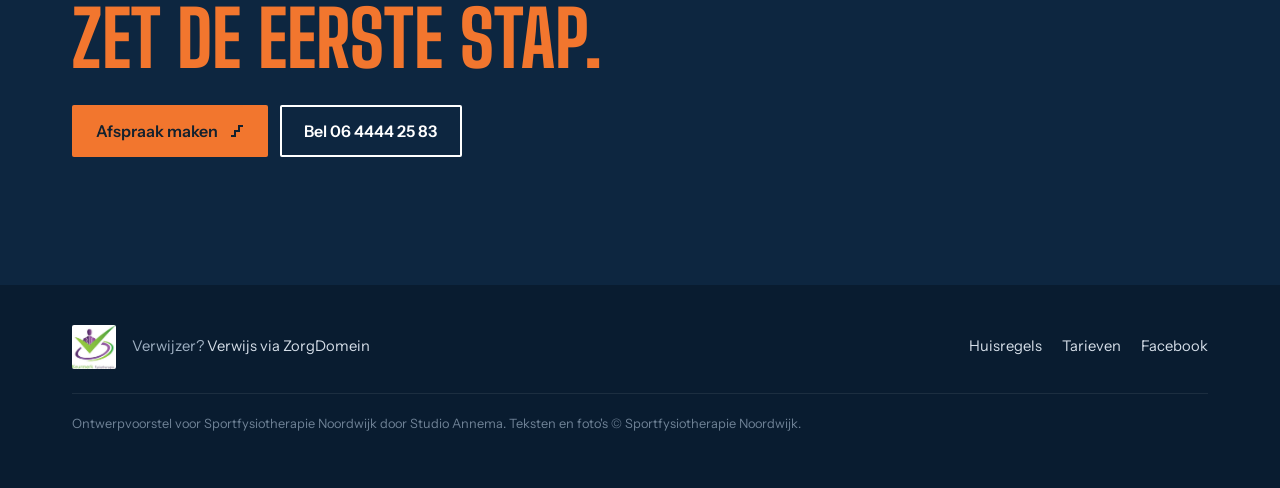
<file: praktisch.html>
<!doctype html>
<html lang="nl">
<head>
<meta charset="utf-8">
<meta name="viewport" content="width=device-width, initial-scale=1">
<title>Tarieven & info — Sportfysiotherapie Noordwijk</title>
<meta name="description" content="Tarieven, vergoeding, directe toegankelijkheid en huisregels van Sportfysiotherapie Noordwijk.">
<link rel="preconnect" href="https://fonts.googleapis.com">
<link rel="preconnect" href="https://fonts.gstatic.com" crossorigin>
<link href="https://fonts.googleapis.com/css2?family=Big+Shoulders+Display:wght@700;800&family=Instrument+Sans:wght@400;500;600&display=swap" rel="stylesheet">
<link rel="stylesheet" href="assets/style.css">
<link rel="icon" href="assets/img/favicon.svg" type="image/svg+xml">
</head>
<body>

<header class="site-header">
  <div class="wrap nav">
    <a class="logo" href="index.html" aria-label="Sportfysiotherapie Noordwijk — home"><img src="assets/img/Logo-Sportfysio.png" alt="Sportfysiotherapie Noordwijk" width="140" height="46"></a>
    <button class="nav-toggle" aria-expanded="false" aria-controls="menu" aria-label="Menu">
      <svg viewBox="0 0 24 24" fill="none" stroke="currentColor" stroke-width="2"><path d="M3 7h18M3 12h18M3 17h18"/></svg>
    </button>
    <ul id="menu">
      <li><a href="index.html#aanpak">Aanpak</a></li>
      <li><a href="specialisaties.html">Specialisaties</a></li>
      <li><a href="team.html">Team</a></li>
      <li><a href="praktisch.html" aria-current="page">Tarieven &amp; info</a></li>
      <li><a class="btn btn-primary" href="afspraak.html">Afspraak maken <svg class="step" viewBox="0 0 14 12" aria-hidden="true"><path d="M1 11h4V6h4V1h4" fill="none" stroke="currentColor" stroke-width="2"/></svg></a></li>
    </ul>
  </div>
</header>

<main>
<div class="wrap">
  <header class="page-hero">
    <p class="crumbs"><a href="index.html">Home</a> / Tarieven &amp; info</p>
    <h1>Tarieven &amp; info</h1>
    <p class="lead">Alles wat je praktisch wilt weten vóór je eerste afspraak: wat het kost, wat je verzekering vergoedt en hoe het werkt zonder verwijzing.</p>
    <nav class="jump" aria-label="Spring naar"><a href="#tarieven">Tarieven &amp; vergoeding</a><a href="#dtf">Zonder verwijzing</a><a href="#huisregels">Huisregels</a><a href="#privacy">Privacy</a></nav>
  </header>

  <article class="artikel" id="tarieven">
    <aside><h2>Tarieven</h2><span class="tag">Geldig per 1 januari 2025</span></aside>
    <div class="body reveal">
      <p class="lead">Edward en Mariëlle hebben met alle zorgverzekeraars een contract.</p>
      <p>Hoeveel je vergoed krijgt, hangt af van je verzekering. Voor volwassenen wordt fysiotherapie vanuit de basisverzekering beperkt vergoed, en vanuit de aanvullende verzekering vaak (gedeeltelijk). Kinderen onder de 18 krijgen jaarlijks 18 behandelingen per aandoening vergoed.</p>
      <p>Ben je onvoldoende verzekerd? Dan gelden deze tarieven:</p>
      <table class="tarieven">
        <thead><tr><th>Dienst</th><th>Tarief</th></tr></thead>
        <tbody>
          <tr><td>Reguliere fysiotherapie</td><td>€ 49,50</td></tr>
          <tr><td>Screening, intake en onderzoek (zonder verwijzing)</td><td>€ 69,50</td></tr>
          <tr><td>Intake en onderzoek na verwijzing</td><td>€ 69,50</td></tr>
          <tr><td>Eenmalig fysiotherapeutisch onderzoek</td><td>€ 82,00</td></tr>
          <tr><td>Niet nagekomen afspraak</td><td>€ 37,00</td></tr>
        </tbody>
      </table>
      <p>Heb je je afspraak niet 24 uur van tevoren afgezegd, dan brengen we die in rekening. Kijk voor je vergoeding in je polisvoorwaarden, op de website van je zorgverzekeraar of op <a class="textlink" href="https://defysiotherapeut.com" target="_blank" rel="noopener">defysiotherapeut.com</a>. Nog vragen? Stel ze gerust.</p>
    </div>
  </article>

  <article class="artikel" id="dtf">
    <aside><h2>Zonder verwijzing</h2><span class="tag">Directe toegankelijkheid</span></aside>
    <div class="body reveal">
      <p class="lead">Sinds 2006 kun je zonder verwijzing van een arts een afspraak maken bij de fysiotherapeut.</p>
      <p>We beginnen dan met een korte screening. Goed om te weten:</p>
      <ul>
        <li>De screening is een gesprek van ongeveer 15 minuten over je klacht en je gezondheid. Daarna bepalen we of verder onderzoek of behandeling nodig is.</li>
        <li>Er kan een beperkt lichamelijk onderzoek plaatsvinden.</li>
        <li>De kosten vallen onder je aanvullende verzekering. Ben je niet (voldoende) aanvullend verzekerd, dan declareren we € 12,- bij jou.</li>
        <li>Je verzekeraar telt de screening als één behandeling van je totale aantal vergoede behandelingen.</li>
        <li>Met jouw toestemming informeren we je huisarts over de uitkomst.</li>
        <li>Is fysiotherapie de juiste aanpak, dan volgt een onderzoek en behandelplan — vaak direct aansluitend aan de screening.</li>
      </ul>
    </div>
  </article>

  <article class="artikel" id="huisregels">
    <aside><h2>Huisregels</h2><span class="tag">Delen het gebouw met Njoy Fitness &amp; BinnenZee</span></aside>
    <div class="body reveal">
      <p class="lead">Zodat het voor iedereen in het gebouw prettig en veilig blijft.</p>
      <ul>
        <li>Afzeggen kan tot 24 uur van tevoren. Later afgezegde afspraken worden in rekening gebracht.</li>
        <li>Je bent zelf verantwoordelijk voor je verzekering. We kunnen controleren óf je verzekerd bent, maar niet hoeveel behandelingen al zijn gedeclareerd.</li>
        <li>Neem je eigen handdoek mee en zorg voor schone schoenen.</li>
        <li>Je therapeut mag een behandeling weigeren als de persoonlijke hygiëne onvoldoende is.</li>
        <li>Volg bij calamiteiten de instructies van het personeel van Sportfysiotherapie Noordwijk, Njoy Fitness of BinnenZee.</li>
        <li>We zijn niet aansprakelijk voor diefstal, beschadiging of verlies van je eigendommen.</li>
        <li>Roken is in het hele gebouw verboden; huisdieren zijn niet toegestaan.</li>
        <li>Houd bij het gebruik van je telefoon of tablet rekening met anderen.</li>
      </ul>
    </div>
  </article>

  <article class="artikel" id="privacy">
    <aside><h2>Privacy</h2></aside>
    <div class="body reveal">
      <p>Om je zo goed mogelijk te behandelen, houdt je fysiotherapeut je medische en administratieve gegevens bij. We gaan daar zorgvuldig mee om en geven zonder jouw toestemming niets door aan derden.</p>
      <p>Je hebt altijd recht op inzage in je behandeldossier, en je kunt vragen om onjuiste gegevens te laten aanpassen. De privacyverklaring maakt deel uit van de behandelovereenkomst.</p>
    </div>
  </article>
</div>

<section class="dark on-dark">
  <div class="wrap">
    <p class="big-cta">Alles duidelijk?<br><span class="oranje">Zet de eerste stap.</span></p>
    <div class="hero-ctas">
      <a class="btn btn-primary" href="afspraak.html">Afspraak maken <svg class="step" viewBox="0 0 14 12" aria-hidden="true"><path d="M1 11h4V6h4V1h4" fill="none" stroke="currentColor" stroke-width="2"/></svg></a>
      <a class="btn btn-ghost" href="tel:+31644442583">Bel 06 4444 25 83</a>
    </div>
  </div>
</section>
</main>

<footer class="site-footer">
  <div class="wrap">
    <div class="keur">
      <a href="https://www.keurmerkfysiotherapie.nl/" target="_blank" rel="noopener"><img src="assets/img/keurmerk-fysiotherapie-logo.jpg" alt="Keurmerk Fysiotherapie" loading="lazy"></a>
      <span>Verwijzer? <a href="https://zorgdomein.com/" target="_blank" rel="noopener">Verwijs via ZorgDomein</a></span>
    </div>
    <nav aria-label="Footer">
      <a href="praktisch.html#huisregels">Huisregels</a>
      <a href="praktisch.html#tarieven">Tarieven</a>
      <a href="https://nl-nl.facebook.com/SportfysiotherapieNoordwijk/" target="_blank" rel="noopener">Facebook</a>
    </nav>
    <p class="demo-note">Ontwerpvoorstel voor Sportfysiotherapie Noordwijk door Studio Annema. Teksten en foto's © Sportfysiotherapie Noordwijk.</p>
  </div>
</footer>

<script src="assets/main.js"></script>
</body>
</html>
</file>
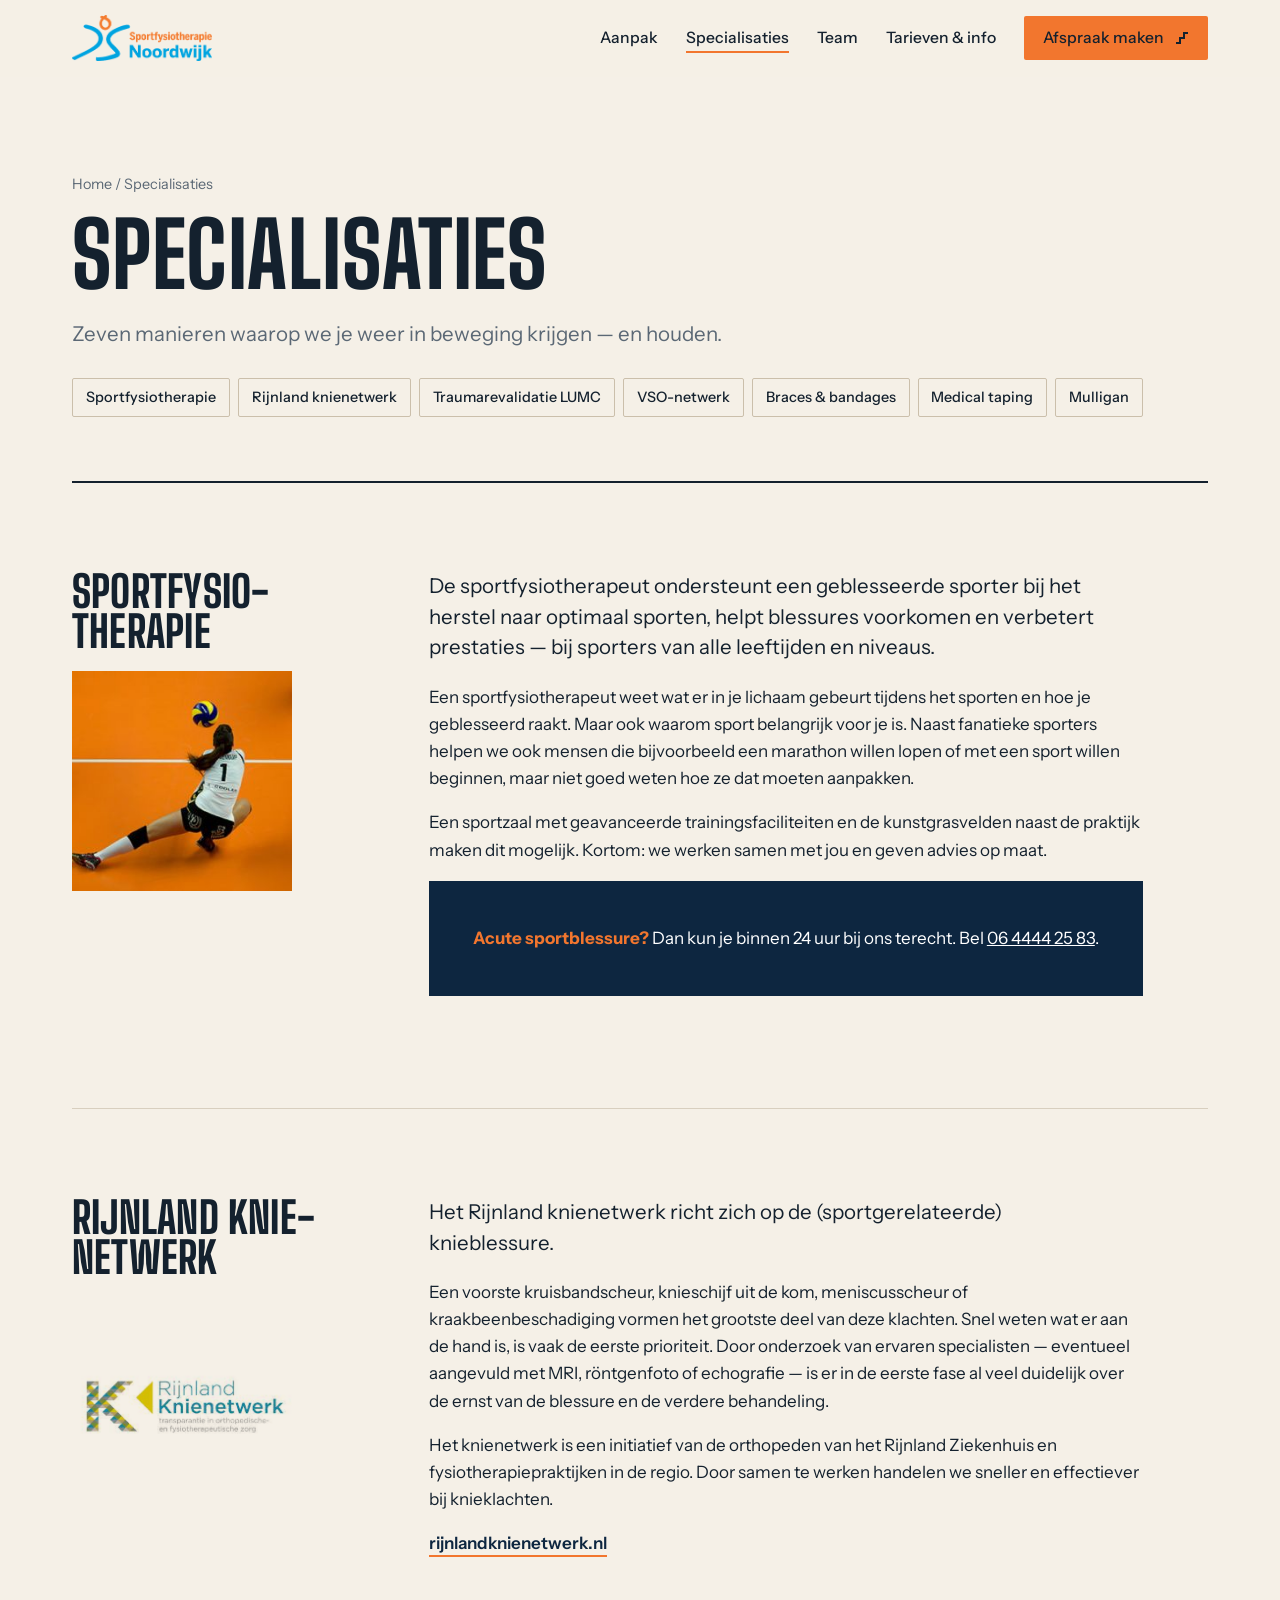
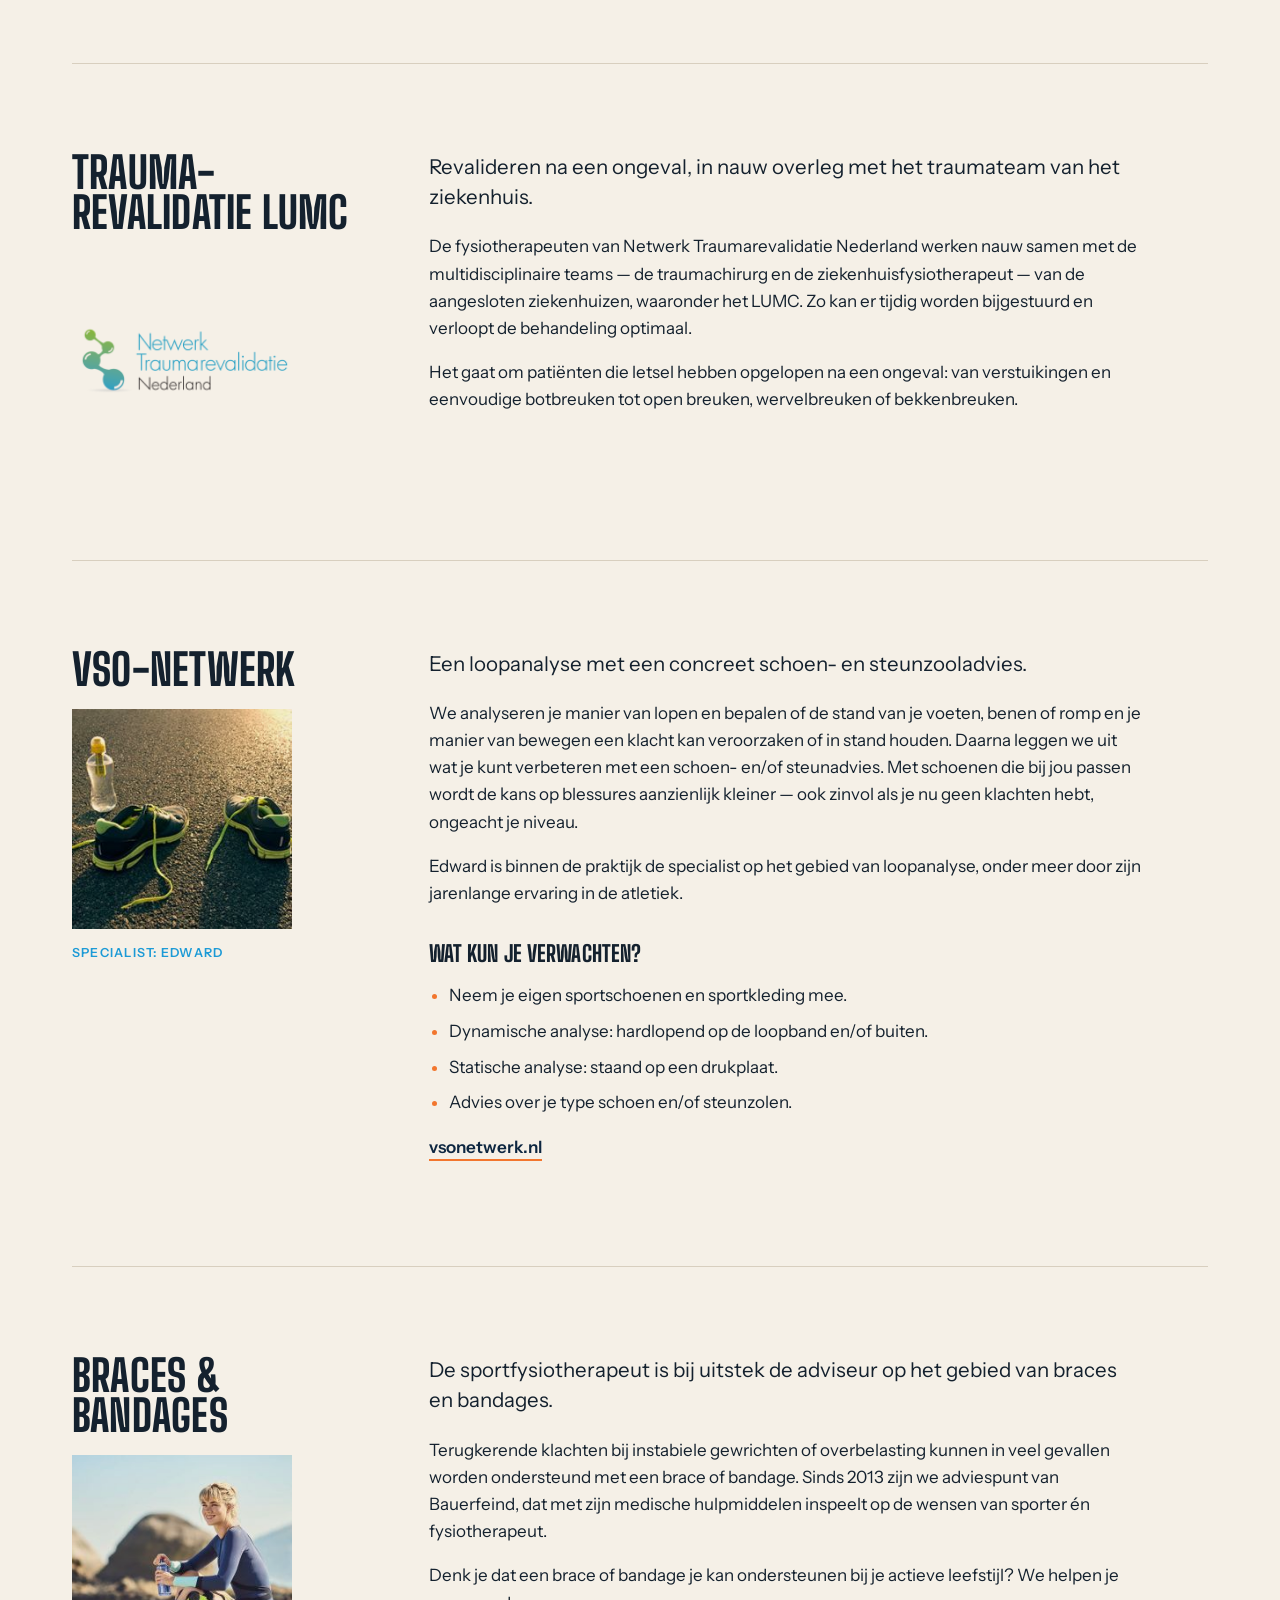
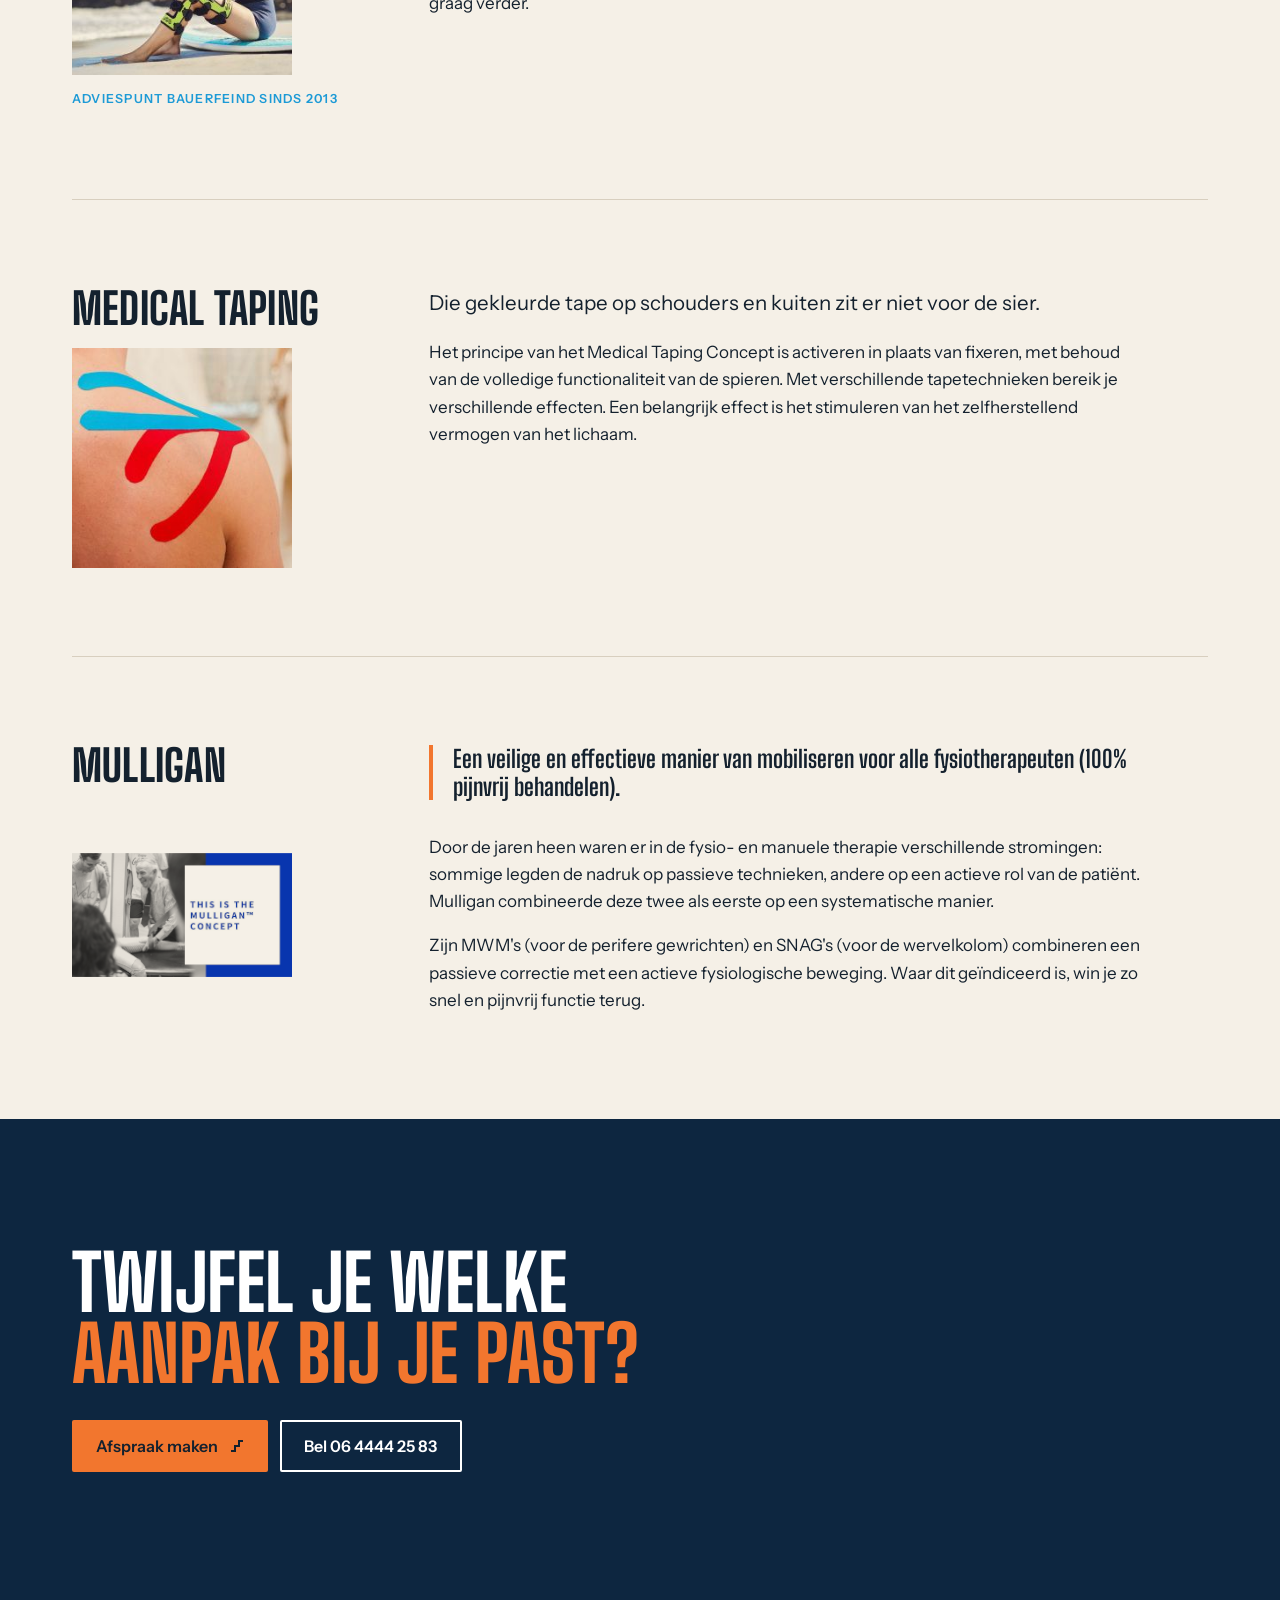
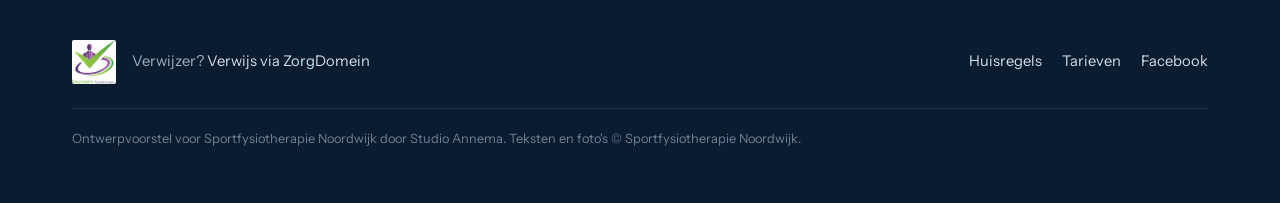
<file: specialisaties.html>
<!doctype html>
<html lang="nl">
<head>
<meta charset="utf-8">
<meta name="viewport" content="width=device-width, initial-scale=1">
<title>Specialisaties — Sportfysiotherapie Noordwijk</title>
<meta name="description" content="Sportfysiotherapie, knienetwerk, traumarevalidatie, loopanalyse, braces, medical taping en Mulligan in Noordwijk.">
<link rel="preconnect" href="https://fonts.googleapis.com">
<link rel="preconnect" href="https://fonts.gstatic.com" crossorigin>
<link href="https://fonts.googleapis.com/css2?family=Big+Shoulders+Display:wght@700;800&family=Instrument+Sans:wght@400;500;600&display=swap" rel="stylesheet">
<link rel="stylesheet" href="assets/style.css">
<link rel="icon" href="assets/img/favicon.svg" type="image/svg+xml">
</head>
<body>

<header class="site-header">
  <div class="wrap nav">
    <a class="logo" href="index.html" aria-label="Sportfysiotherapie Noordwijk — home"><img src="assets/img/Logo-Sportfysio.png" alt="Sportfysiotherapie Noordwijk" width="140" height="46"></a>
    <button class="nav-toggle" aria-expanded="false" aria-controls="menu" aria-label="Menu">
      <svg viewBox="0 0 24 24" fill="none" stroke="currentColor" stroke-width="2"><path d="M3 7h18M3 12h18M3 17h18"/></svg>
    </button>
    <ul id="menu">
      <li><a href="index.html#aanpak">Aanpak</a></li>
      <li><a href="specialisaties.html" aria-current="page">Specialisaties</a></li>
      <li><a href="team.html">Team</a></li>
      <li><a href="praktisch.html">Tarieven &amp; info</a></li>
      <li><a class="btn btn-primary" href="afspraak.html">Afspraak maken <svg class="step" viewBox="0 0 14 12" aria-hidden="true"><path d="M1 11h4V6h4V1h4" fill="none" stroke="currentColor" stroke-width="2"/></svg></a></li>
    </ul>
  </div>
</header>

<main>
<div class="wrap">
  <header class="page-hero">
    <p class="crumbs"><a href="index.html">Home</a> / Specialisaties</p>
    <h1>Specia&shy;lisaties</h1>
    <p class="lead">Zeven manieren waarop we je weer in beweging krijgen — en houden.</p>
    <nav class="jump" aria-label="Spring naar">
      <a href="#sport">Sportfysiotherapie</a><a href="#knie">Rijnland knienetwerk</a><a href="#trauma">Traumarevalidatie LUMC</a><a href="#vso">VSO-netwerk</a><a href="#braces">Braces &amp; bandages</a><a href="#taping">Medical taping</a><a href="#mulligan">Mulligan</a>
    </nav>
  </header>

  <article class="artikel" id="sport">
    <aside><h2>Sport&shy;fysio&shy;therapie</h2><img src="assets/img/sportfysiotherapie.jpg" alt="" loading="lazy"></aside>
    <div class="body reveal">
      <p class="lead">De sportfysiotherapeut ondersteunt een geblesseerde sporter bij het herstel naar optimaal sporten, helpt blessures voorkomen en verbetert prestaties — bij sporters van alle leeftijden en niveaus.</p>
      <p>Een sportfysiotherapeut weet wat er in je lichaam gebeurt tijdens het sporten en hoe je geblesseerd raakt. Maar ook waarom sport belangrijk voor je is. Naast fanatieke sporters helpen we ook mensen die bijvoorbeeld een marathon willen lopen of met een sport willen beginnen, maar niet goed weten hoe ze dat moeten aanpakken.</p>
      <p>Een sportzaal met geavanceerde trainingsfaciliteiten en de kunstgrasvelden naast de praktijk maken dit mogelijk. Kortom: we werken samen met jou en geven advies op maat.</p>
      <div class="callout"><strong>Acute sportblessure?</strong> Dan kun je binnen 24 uur bij ons terecht. Bel <a href="tel:+31644442583" style="color:#fff">06 4444 25 83</a>.</div>
    </div>
  </article>

  <article class="artikel" id="knie">
    <aside><h2>Rijnland knie&shy;netwerk</h2><img src="assets/img/knienetwerk-rijnland.png" alt="Logo Rijnland knienetwerk" loading="lazy" style="object-fit:contain"></aside>
    <div class="body reveal">
      <p class="lead">Het Rijnland knienetwerk richt zich op de (sportgerelateerde) knieblessure.</p>
      <p>Een voorste kruisbandscheur, knieschijf uit de kom, meniscusscheur of kraakbeenbeschadiging vormen het grootste deel van deze klachten. Snel weten wat er aan de hand is, is vaak de eerste prioriteit. Door onderzoek van ervaren specialisten — eventueel aangevuld met MRI, röntgenfoto of echografie — is er in de eerste fase al veel duidelijk over de ernst van de blessure en de verdere behandeling.</p>
      <p>Het knienetwerk is een initiatief van de orthopeden van het Rijnland Ziekenhuis en fysiotherapiepraktijken in de regio. Door samen te werken handelen we sneller en effectiever bij knieklachten.</p>
      <p><a class="textlink" href="http://rijnlandknienetwerk.nl" target="_blank" rel="noopener">rijnlandknienetwerk.nl</a></p>
    </div>
  </article>

  <article class="artikel" id="trauma">
    <aside><h2>Trauma&shy;revalidatie LUMC</h2><img src="assets/img/Netwerk-traumarevalidatie-NL.png" alt="Logo Netwerk Traumarevalidatie Nederland" loading="lazy" style="object-fit:contain"></aside>
    <div class="body reveal">
      <p class="lead">Revalideren na een ongeval, in nauw overleg met het traumateam van het ziekenhuis.</p>
      <p>De fysiotherapeuten van Netwerk Traumarevalidatie Nederland werken nauw samen met de multidisciplinaire teams — de traumachirurg en de ziekenhuisfysiotherapeut — van de aangesloten ziekenhuizen, waaronder het LUMC. Zo kan er tijdig worden bijgestuurd en verloopt de behandeling optimaal.</p>
      <p>Het gaat om patiënten die letsel hebben opgelopen na een ongeval: van verstuikingen en eenvoudige botbreuken tot open breuken, wervelbreuken of bekkenbreuken.</p>
    </div>
  </article>

  <article class="artikel" id="vso">
    <aside><h2>VSO-netwerk</h2><img src="assets/img/specialisaties-vso.jpg" alt="" loading="lazy"><span class="tag">Specialist: Edward</span></aside>
    <div class="body reveal">
      <p class="lead">Een loopanalyse met een concreet schoen- en steunzooladvies.</p>
      <p>We analyseren je manier van lopen en bepalen of de stand van je voeten, benen of romp en je manier van bewegen een klacht kan veroorzaken of in stand houden. Daarna leggen we uit wat je kunt verbeteren met een schoen- en/of steunadvies. Met schoenen die bij jou passen wordt de kans op blessures aanzienlijk kleiner — ook zinvol als je nu geen klachten hebt, ongeacht je niveau.</p>
      <p>Edward is binnen de praktijk de specialist op het gebied van loopanalyse, onder meer door zijn jarenlange ervaring in de atletiek.</p>
      <h3>Wat kun je verwachten?</h3>
      <ul>
        <li>Neem je eigen sportschoenen en sportkleding mee.</li>
        <li>Dynamische analyse: hardlopend op de loopband en/of buiten.</li>
        <li>Statische analyse: staand op een drukplaat.</li>
        <li>Advies over je type schoen en/of steunzolen.</li>
      </ul>
      <p><a class="textlink" href="https://vsonetwerk.nl" target="_blank" rel="noopener">vsonetwerk.nl</a></p>
    </div>
  </article>

  <article class="artikel" id="braces">
    <aside><h2>Braces &amp; bandages</h2><img src="assets/img/braces.jpg" alt="" loading="lazy"><span class="tag">Adviespunt Bauerfeind sinds 2013</span></aside>
    <div class="body reveal">
      <p class="lead">De sportfysiotherapeut is bij uitstek de adviseur op het gebied van braces en bandages.</p>
      <p>Terugkerende klachten bij instabiele gewrichten of overbelasting kunnen in veel gevallen worden ondersteund met een brace of bandage. Sinds 2013 zijn we adviespunt van Bauerfeind, dat met zijn medische hulpmiddelen inspeelt op de wensen van sporter én fysiotherapeut.</p>
      <p>Denk je dat een brace of bandage je kan ondersteunen bij je actieve leefstijl? We helpen je graag verder.</p>
    </div>
  </article>

  <article class="artikel" id="taping">
    <aside><h2>Medical taping</h2><img src="assets/img/medical-taping.jpg" alt="" loading="lazy"></aside>
    <div class="body reveal">
      <p class="lead">Die gekleurde tape op schouders en kuiten zit er niet voor de sier.</p>
      <p>Het principe van het Medical Taping Concept is activeren in plaats van fixeren, met behoud van de volledige functionaliteit van de spieren. Met verschillende tapetechnieken bereik je verschillende effecten. Een belangrijk effect is het stimuleren van het zelfherstellend vermogen van het lichaam.</p>
    </div>
  </article>

  <article class="artikel" id="mulligan">
    <aside><h2>Mulligan</h2><img src="assets/img/mulligan-concept.png" alt="Logo Mulligan Concept" loading="lazy" style="object-fit:contain"></aside>
    <div class="body reveal">
      <blockquote>Een veilige en effectieve manier van mobiliseren voor alle fysiotherapeuten (100% pijnvrij behandelen).</blockquote>
      <p>Door de jaren heen waren er in de fysio- en manuele therapie verschillende stromingen: sommige legden de nadruk op passieve technieken, andere op een actieve rol van de patiënt. Mulligan combineerde deze twee als eerste op een systematische manier.</p>
      <p>Zijn MWM's (voor de perifere gewrichten) en SNAG's (voor de wervelkolom) combineren een passieve correctie met een actieve fysiologische beweging. Waar dit geïndiceerd is, win je zo snel en pijnvrij functie terug.</p>
    </div>
  </article>
</div>

<section class="dark on-dark">
  <div class="wrap">
    <p class="big-cta">Twijfel je welke<br><span class="oranje">aanpak bij je past?</span></p>
    <div class="hero-ctas">
      <a class="btn btn-primary" href="afspraak.html">Afspraak maken <svg class="step" viewBox="0 0 14 12" aria-hidden="true"><path d="M1 11h4V6h4V1h4" fill="none" stroke="currentColor" stroke-width="2"/></svg></a>
      <a class="btn btn-ghost" href="tel:+31644442583">Bel 06 4444 25 83</a>
    </div>
  </div>
</section>
</main>

<footer class="site-footer">
  <div class="wrap">
    <div class="keur">
      <a href="https://www.keurmerkfysiotherapie.nl/" target="_blank" rel="noopener"><img src="assets/img/keurmerk-fysiotherapie-logo.jpg" alt="Keurmerk Fysiotherapie" loading="lazy"></a>
      <span>Verwijzer? <a href="https://zorgdomein.com/" target="_blank" rel="noopener">Verwijs via ZorgDomein</a></span>
    </div>
    <nav aria-label="Footer">
      <a href="praktisch.html#huisregels">Huisregels</a>
      <a href="praktisch.html#tarieven">Tarieven</a>
      <a href="https://nl-nl.facebook.com/SportfysiotherapieNoordwijk/" target="_blank" rel="noopener">Facebook</a>
    </nav>
    <p class="demo-note">Ontwerpvoorstel voor Sportfysiotherapie Noordwijk door Studio Annema. Teksten en foto's © Sportfysiotherapie Noordwijk.</p>
  </div>
</footer>

<script src="assets/main.js"></script>
</body>
</html>
</file>
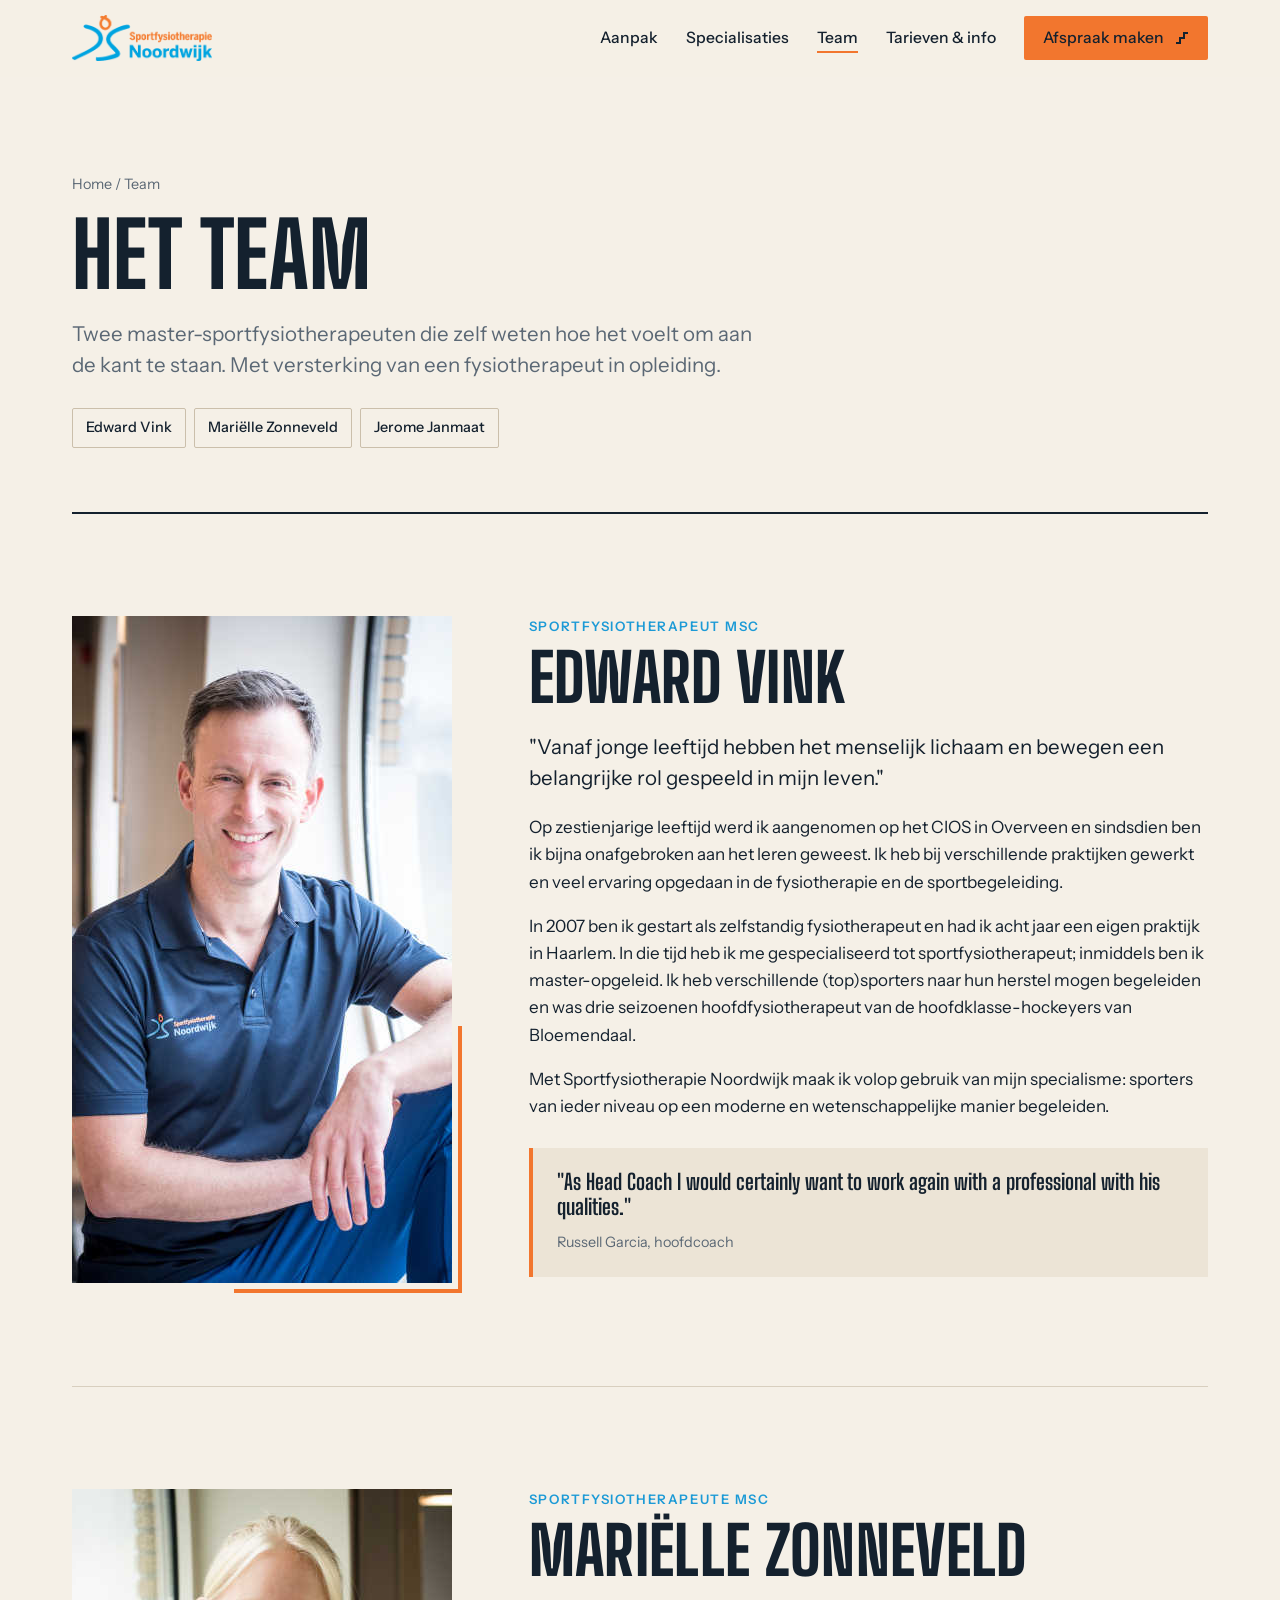
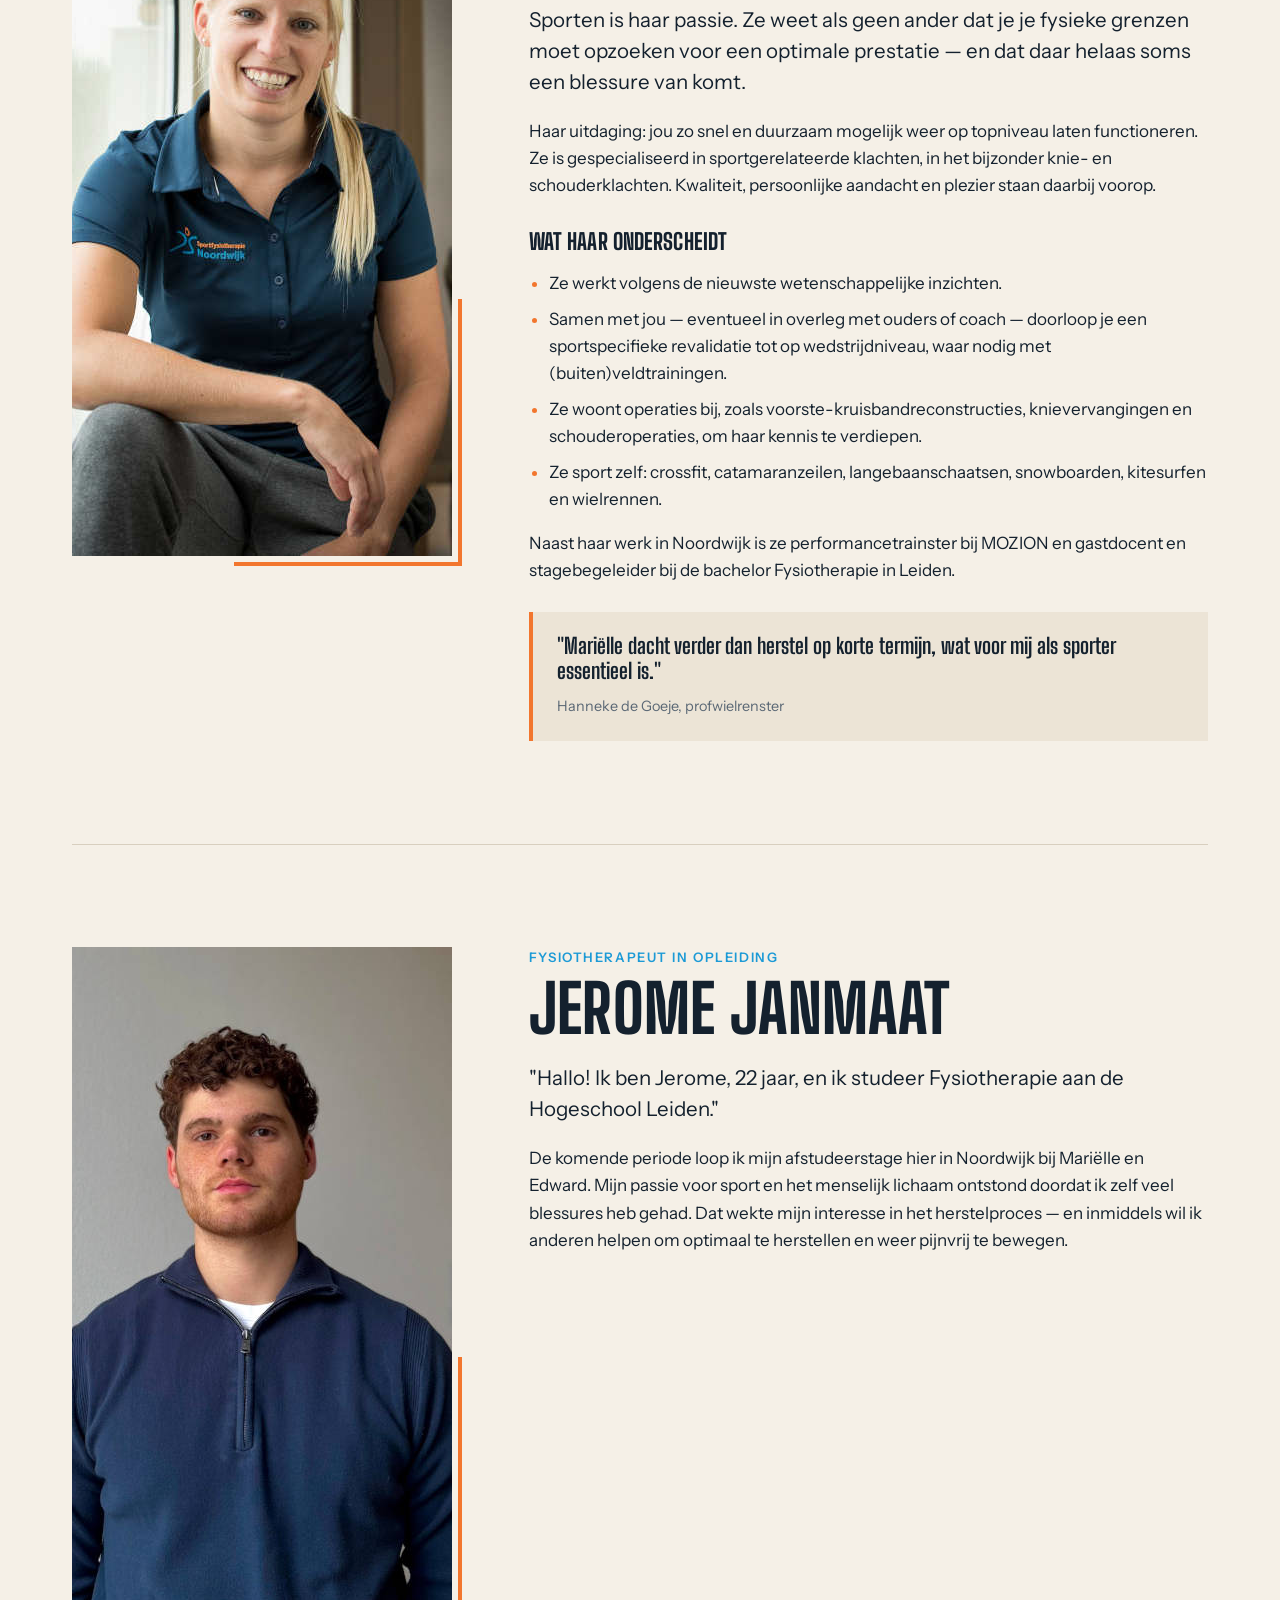
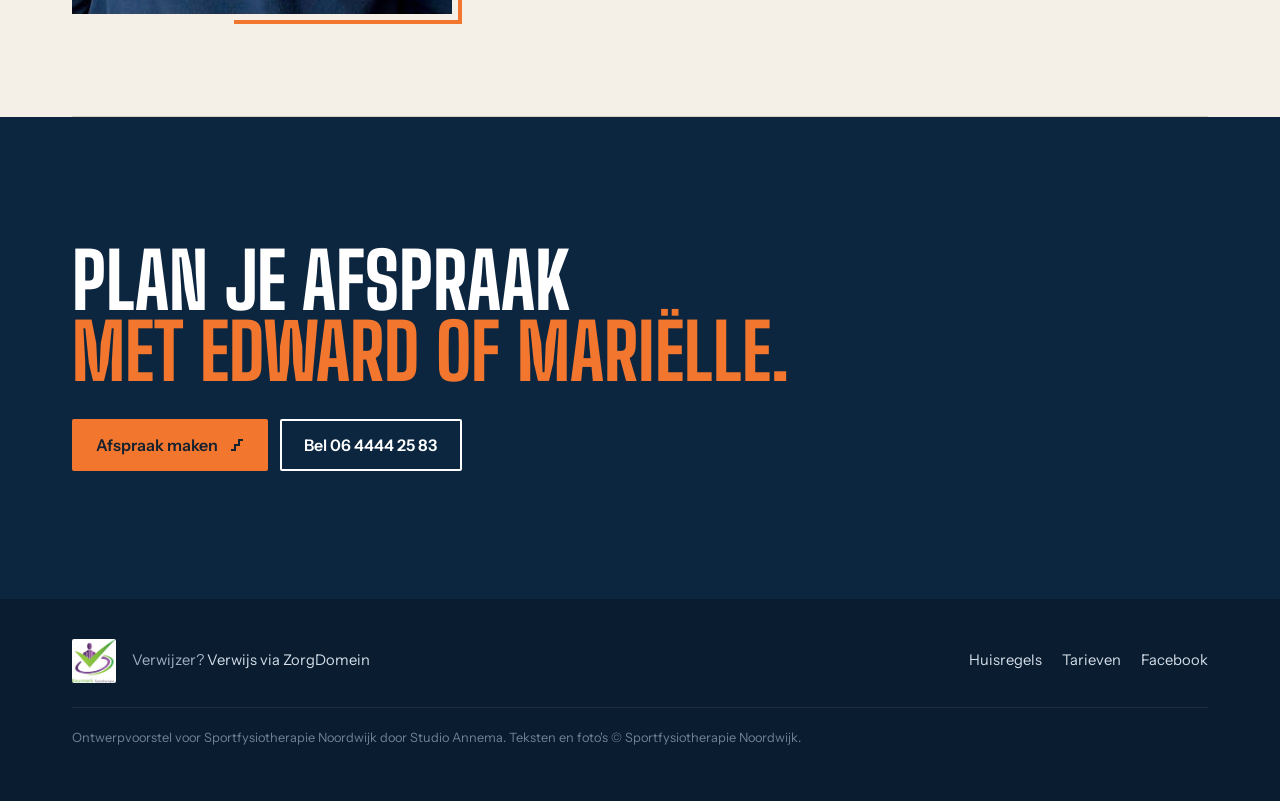
<file: team.html>
<!doctype html>
<html lang="nl">
<head>
<meta charset="utf-8">
<meta name="viewport" content="width=device-width, initial-scale=1">
<title>Het team — Sportfysiotherapie Noordwijk</title>
<meta name="description" content="Maak kennis met Edward Vink en Mariëlle Zonneveld, master-sportfysiotherapeuten in Noordwijk.">
<link rel="preconnect" href="https://fonts.googleapis.com">
<link rel="preconnect" href="https://fonts.gstatic.com" crossorigin>
<link href="https://fonts.googleapis.com/css2?family=Big+Shoulders+Display:wght@700;800&family=Instrument+Sans:wght@400;500;600&display=swap" rel="stylesheet">
<link rel="stylesheet" href="assets/style.css">
<link rel="icon" href="assets/img/favicon.svg" type="image/svg+xml">
</head>
<body>

<header class="site-header">
  <div class="wrap nav">
    <a class="logo" href="index.html" aria-label="Sportfysiotherapie Noordwijk — home"><img src="assets/img/Logo-Sportfysio.png" alt="Sportfysiotherapie Noordwijk" width="140" height="46"></a>
    <button class="nav-toggle" aria-expanded="false" aria-controls="menu" aria-label="Menu">
      <svg viewBox="0 0 24 24" fill="none" stroke="currentColor" stroke-width="2"><path d="M3 7h18M3 12h18M3 17h18"/></svg>
    </button>
    <ul id="menu">
      <li><a href="index.html#aanpak">Aanpak</a></li>
      <li><a href="specialisaties.html">Specialisaties</a></li>
      <li><a href="team.html" aria-current="page">Team</a></li>
      <li><a href="praktisch.html">Tarieven &amp; info</a></li>
      <li><a class="btn btn-primary" href="afspraak.html">Afspraak maken <svg class="step" viewBox="0 0 14 12" aria-hidden="true"><path d="M1 11h4V6h4V1h4" fill="none" stroke="currentColor" stroke-width="2"/></svg></a></li>
    </ul>
  </div>
</header>

<main>
<div class="wrap">
  <header class="page-hero">
    <p class="crumbs"><a href="index.html">Home</a> / Team</p>
    <h1>Het team</h1>
    <p class="lead">Twee master-sportfysiotherapeuten die zelf weten hoe het voelt om aan de kant te staan. Met versterking van een fysiotherapeut in opleiding.</p>
    <nav class="jump" aria-label="Spring naar"><a href="#edward">Edward Vink</a><a href="#marielle">Mariëlle Zonneveld</a><a href="#jerome">Jerome Janmaat</a></nav>
  </header>

  <article class="profiel" id="edward">
    <figure class="reveal"><img src="assets/img/Edward-Vink.jpg" alt="Portret van Edward Vink" width="500" height="667"></figure>
    <div class="body reveal">
      <span class="rol">Sportfysiotherapeut MSc</span>
      <h2>Edward Vink</h2>
      <p class="lead">"Vanaf jonge leeftijd hebben het menselijk lichaam en bewegen een belangrijke rol gespeeld in mijn leven."</p>
      <p>Op zestienjarige leeftijd werd ik aangenomen op het CIOS in Overveen en sindsdien ben ik bijna onafgebroken aan het leren geweest. Ik heb bij verschillende praktijken gewerkt en veel ervaring opgedaan in de fysiotherapie en de sportbegeleiding.</p>
      <p>In 2007 ben ik gestart als zelfstandig fysiotherapeut en had ik acht jaar een eigen praktijk in Haarlem. In die tijd heb ik me gespecialiseerd tot sportfysiotherapeut; inmiddels ben ik master-opgeleid. Ik heb verschillende (top)sporters naar hun herstel mogen begeleiden en was drie seizoenen hoofdfysiotherapeut van de hoofdklasse-hockeyers van Bloemendaal.</p>
      <p>Met Sportfysiotherapie Noordwijk maak ik volop gebruik van mijn specialisme: sporters van ieder niveau op een moderne en wetenschappelijke manier begeleiden.</p>
      <div class="mini-ref">
        <p>"As Head Coach I would certainly want to work again with a professional with his qualities."</p>
        <span>Russell Garcia, hoofdcoach</span>
      </div>
    </div>
  </article>

  <article class="profiel" id="marielle">
    <figure class="reveal"><img src="assets/img/Marielle-Zonneveld.jpg" alt="Portret van Mariëlle Zonneveld" width="500" height="667"></figure>
    <div class="body reveal">
      <span class="rol">Sportfysiotherapeute MSc</span>
      <h2>Mariëlle Zonneveld</h2>
      <p class="lead">Sporten is haar passie. Ze weet als geen ander dat je je fysieke grenzen moet opzoeken voor een optimale prestatie — en dat daar helaas soms een blessure van komt.</p>
      <p>Haar uitdaging: jou zo snel en duurzaam mogelijk weer op topniveau laten functioneren. Ze is gespecialiseerd in sportgerelateerde klachten, in het bijzonder knie- en schouderklachten. Kwaliteit, persoonlijke aandacht en plezier staan daarbij voorop.</p>
      <h3 style="font-size:1.4rem;margin:1.4em 0 .6em">Wat haar onderscheidt</h3>
      <ul>
        <li>Ze werkt volgens de nieuwste wetenschappelijke inzichten.</li>
        <li>Samen met jou — eventueel in overleg met ouders of coach — doorloop je een sportspecifieke revalidatie tot op wedstrijdniveau, waar nodig met (buiten)veldtrainingen.</li>
        <li>Ze woont operaties bij, zoals voorste-kruisbandreconstructies, knievervangingen en schouderoperaties, om haar kennis te verdiepen.</li>
        <li>Ze sport zelf: crossfit, catamaranzeilen, langebaanschaatsen, snowboarden, kitesurfen en wielrennen.</li>
      </ul>
      <p>Naast haar werk in Noordwijk is ze performancetrainster bij MOZION en gastdocent en stagebegeleider bij de bachelor Fysiotherapie in Leiden.</p>
      <div class="mini-ref">
        <p>"Mariëlle dacht verder dan herstel op korte termijn, wat voor mij als sporter essentieel is."</p>
        <span>Hanneke de Goeje, profwielrenster</span>
      </div>
    </div>
  </article>

  <article class="profiel" id="jerome">
    <figure class="reveal"><img src="assets/img/Jerome-Janmaat.jpg" alt="Portret van Jerome Janmaat" width="500" height="667" loading="lazy"></figure>
    <div class="body reveal">
      <span class="rol">Fysiotherapeut in opleiding</span>
      <h2>Jerome Janmaat</h2>
      <p class="lead">"Hallo! Ik ben Jerome, 22 jaar, en ik studeer Fysiotherapie aan de Hogeschool Leiden."</p>
      <p>De komende periode loop ik mijn afstudeerstage hier in Noordwijk bij Mariëlle en Edward. Mijn passie voor sport en het menselijk lichaam ontstond doordat ik zelf veel blessures heb gehad. Dat wekte mijn interesse in het herstelproces — en inmiddels wil ik anderen helpen om optimaal te herstellen en weer pijnvrij te bewegen.</p>
    </div>
  </article>
</div>

<section class="dark on-dark">
  <div class="wrap">
    <p class="big-cta">Plan je afspraak<br><span class="oranje">met Edward of Mariëlle.</span></p>
    <div class="hero-ctas">
      <a class="btn btn-primary" href="afspraak.html">Afspraak maken <svg class="step" viewBox="0 0 14 12" aria-hidden="true"><path d="M1 11h4V6h4V1h4" fill="none" stroke="currentColor" stroke-width="2"/></svg></a>
      <a class="btn btn-ghost" href="tel:+31644442583">Bel 06 4444 25 83</a>
    </div>
  </div>
</section>
</main>

<footer class="site-footer">
  <div class="wrap">
    <div class="keur">
      <a href="https://www.keurmerkfysiotherapie.nl/" target="_blank" rel="noopener"><img src="assets/img/keurmerk-fysiotherapie-logo.jpg" alt="Keurmerk Fysiotherapie" loading="lazy"></a>
      <span>Verwijzer? <a href="https://zorgdomein.com/" target="_blank" rel="noopener">Verwijs via ZorgDomein</a></span>
    </div>
    <nav aria-label="Footer">
      <a href="praktisch.html#huisregels">Huisregels</a>
      <a href="praktisch.html#tarieven">Tarieven</a>
      <a href="https://nl-nl.facebook.com/SportfysiotherapieNoordwijk/" target="_blank" rel="noopener">Facebook</a>
    </nav>
    <p class="demo-note">Ontwerpvoorstel voor Sportfysiotherapie Noordwijk door Studio Annema. Teksten en foto's © Sportfysiotherapie Noordwijk.</p>
  </div>
</footer>

<script src="assets/main.js"></script>
</body>
</html>
</file>
<file: assets/style.css>
/* Sportfysiotherapie Noordwijk — "Trede voor trede" */
:root {
  --marine: #0D2640;
  --marine-2: #163657;
  --hemel: #1C9AD6;
  --oranje: #F2762E;
  --zand: #F5F0E7;
  --zand-2: #ECE4D6;
  --inkt: #14212E;
  --grijs: #5B6875;
  --wit: #FFFFFF;
  --display: "Big Shoulders Display", "Arial Narrow", sans-serif;
  --body: "Instrument Sans", system-ui, sans-serif;
  --max: 1200px;
  --gut: clamp(16px, 4vw, 32px);
  --sec: clamp(64px, 10vw, 136px);
}

*, *::before, *::after { box-sizing: border-box; }
html { scroll-behavior: smooth; }
body {
  margin: 0;
  background: var(--zand);
  color: var(--inkt);
  font-family: var(--body);
  font-size: 1.0625rem;
  line-height: 1.6;
  -webkit-font-smoothing: antialiased;
  overflow-x: hidden;
}
img { max-width: 100%; display: block; }
a { color: inherit; }
:focus-visible { outline: 3px solid var(--hemel); outline-offset: 3px; }

.wrap { width: 100%; max-width: var(--max); margin: 0 auto; padding: 0 var(--gut); }

h1, h2, h3, .display {
  font-family: var(--display);
  font-weight: 800;
  text-transform: uppercase;
  line-height: .92;
  letter-spacing: .005em;
  margin: 0;
}
h1 { font-size: clamp(3.2rem, 8.4vw, 7.4rem); }
h2 { font-size: clamp(2.4rem, 5.2vw, 4.2rem); }
h3 { font-size: clamp(1.5rem, 2.4vw, 2rem); line-height: 1; }
p { margin: 0 0 1em; }
.eyebrow {
  font-family: var(--body);
  font-size: .8rem;
  font-weight: 600;
  letter-spacing: .14em;
  text-transform: uppercase;
  color: var(--grijs);
  display: inline-flex; align-items: center; gap: .6em;
  margin-bottom: 1.2rem;
}
.eyebrow::before {
  content: ""; width: 22px; height: 10px;
  border-left: 3px solid var(--oranje); border-top: 3px solid var(--oranje);
  transform: translateY(2px);
}
.lead { font-size: clamp(1.1rem, 1.6vw, 1.3rem); line-height: 1.5; max-width: 34em; }
.oranje { color: var(--oranje); }

/* ---------- knoppen ---------- */
.btn {
  display: inline-flex; align-items: center; gap: .7em;
  font: 600 1rem/1 var(--body);
  padding: 1em 1.4em;
  border-radius: 2px;
  text-decoration: none;
  border: 2px solid transparent;
  cursor: pointer;
  transition: background .2s, color .2s, border-color .2s;
}
.btn-primary { background: var(--oranje); color: var(--inkt); }
.btn-primary:hover { background: #ff8a45; }
.btn-ghost { border-color: currentColor; color: var(--marine); background: transparent; }
.btn-ghost:hover { background: var(--marine); color: var(--wit); border-color: var(--marine); }
.on-dark .btn-ghost { color: var(--wit); }
.on-dark .btn-ghost:hover { background: var(--wit); color: var(--marine); border-color: var(--wit); }
.btn .step { width: 14px; height: 12px; transition: transform .25s; }
.btn:hover .step { transform: translate(3px, -3px); }

/* ---------- header ---------- */
.site-header {
  position: sticky; top: 0; z-index: 50;
  background: rgba(245, 240, 231, .92);
  backdrop-filter: saturate(1.4) blur(10px);
  border-bottom: 1px solid transparent;
  transition: border-color .2s;
}
.site-header.scrolled { border-bottom-color: var(--zand-2); }
.nav { display: flex; align-items: center; justify-content: space-between; height: 76px; gap: 24px; }
.nav .logo img { height: 46px; width: auto; }
.nav ul { list-style: none; display: flex; gap: 28px; margin: 0; padding: 0; align-items: center; }
.nav ul a { text-decoration: none; font-weight: 500; font-size: .98rem; position: relative; padding: 6px 0; }
.nav ul a:not(.btn)::after {
  content: ""; position: absolute; left: 0; bottom: 0; height: 2px; width: 0;
  background: var(--oranje); transition: width .25s;
}
.nav ul a:not(.btn):hover::after, .nav ul a[aria-current="page"]::after { width: 100%; }
.nav .btn { padding: .75em 1.1em; }
.nav-toggle { display: none; background: none; border: 0; padding: 10px; cursor: pointer; color: var(--marine); }
.nav-toggle svg { width: 28px; height: 28px; }

@media (max-width: 900px) {
  .nav-toggle { display: block; }
  .nav ul {
    position: fixed; inset: 76px 0 auto 0;
    flex-direction: column; align-items: stretch; gap: 0;
    background: var(--zand); padding: 8px var(--gut) 24px;
    border-bottom: 1px solid var(--zand-2);
    transform: translateY(-120%); transition: transform .3s;
    visibility: hidden;
  }
  .nav ul.open { transform: none; visibility: visible; }
  .nav ul li a:not(.btn) { display: block; padding: 14px 0; font-size: 1.15rem; border-bottom: 1px solid var(--zand-2); }
  .nav ul li:last-child { margin-top: 16px; }
  .nav ul .btn { width: 100%; justify-content: center; }
}

/* ---------- hero ---------- */
.hero { padding: clamp(32px, 6vw, 72px) 0 0; position: relative; }
.hero h1 { margin-bottom: clamp(24px, 4vw, 48px); }
.hero h1 span { display: block; }
.hero-grid { display: grid; grid-template-columns: 5fr 7fr; gap: clamp(24px, 4vw, 56px); align-items: start; }
.hero-copy { padding-top: 8px; padding-bottom: clamp(32px, 5vw, 64px); }
.hero-copy .lead { margin: 0 0 2rem; }
.hero-ctas { display: flex; flex-wrap: wrap; gap: 12px; }
.hero-copy .note { margin-top: 28px; font-size: .9rem; color: var(--grijs); display: flex; gap: 10px; align-items: flex-start; max-width: 26em; }
.hero-copy .note svg { flex: none; width: 18px; height: 18px; color: var(--hemel); margin-top: 3px; }
.hero-photo { position: relative; margin: 0; aspect-ratio: 3 / 2; }
.hero-photo .mask {
  position: absolute; inset: 0; overflow: hidden; background: var(--marine);
  clip-path: polygon(0 100%, 0 45%, 8% 45%, 8% 30%, 16% 30%, 16% 15%, 24% 15%, 24% 0, 100% 0, 100% 100%);
}
.hero-photo img { width: 100%; height: 100%; object-fit: cover; }
.trap { position: absolute; inset: 0; width: 100%; height: 100%; overflow: visible; pointer-events: none; }
.trap path { fill: none; stroke: var(--oranje); stroke-width: 6; stroke-linecap: square; vector-effect: non-scaling-stroke; }
.js .trap path.draw { stroke-dasharray: 1; stroke-dashoffset: 1; animation: draw 1.4s .3s cubic-bezier(.6,.1,.2,1) forwards; }
@keyframes draw { to { stroke-dashoffset: 0; } }

.facts {
  background: var(--marine); color: var(--wit);
}
.facts .wrap { display: grid; grid-template-columns: repeat(3, 1fr); }
.fact { padding: 28px 24px 28px 0; display: flex; gap: 16px; align-items: baseline; }
.fact + .fact { padding-left: 24px; border-left: 1px solid rgba(255,255,255,.14); }
.fact strong { font-family: var(--display); font-weight: 800; font-size: 2.6rem; line-height: 1; color: var(--oranje); white-space: nowrap; }
.fact span { font-size: .98rem; line-height: 1.35; color: #D5DEE8; }

@media (max-width: 900px) {
  .hero-grid { grid-template-columns: 1fr; }
  .hero-copy { padding-bottom: 8px; }
  .hero-photo { margin: 0 calc(-1 * var(--gut)); }
  .facts .wrap { grid-template-columns: 1fr; }
  .fact, .fact + .fact { padding: 18px 0; border-left: 0; }
  .fact + .fact { border-top: 1px solid rgba(255,255,255,.14); }
}

/* ---------- secties ---------- */
section { padding: var(--sec) 0; }
.sec-head { display: grid; grid-template-columns: 1fr 1fr; gap: 32px; align-items: end; margin-bottom: clamp(40px, 6vw, 72px); }
.sec-head p { color: var(--grijs); margin: 0; max-width: 32em; }
@media (max-width: 800px) { .sec-head { grid-template-columns: 1fr; } }

.dark { background: var(--marine); color: var(--wit); }
.dark .eyebrow, .dark .sec-head p { color: #AFC0D2; }

/* aanpak: klimmende treden */
.treden { display: grid; grid-template-columns: repeat(4, 1fr); gap: 0; position: relative; list-style: none; margin: 0; padding: 0; }
.trede { padding: 0 24px 0 0; position: relative; }
.trede:nth-child(1) { margin-top: 180px; }
.trede:nth-child(2) { margin-top: 120px; }
.trede:nth-child(3) { margin-top: 60px; }
.trede .nr { font-family: var(--display); font-weight: 800; font-size: 1rem; letter-spacing: .1em; color: var(--oranje); display: block; padding-top: 18px; border-top: 4px solid var(--oranje); margin-bottom: 14px; }
.trede h3 { margin-bottom: 12px; }
.trede p { color: var(--grijs); font-size: 1rem; }
.trede::before {
  content: ""; position: absolute; left: 0; top: 0; width: 4px; height: 64px;
  background: var(--oranje); transform: translateY(-60px);
}
.trede:first-child::before { display: none; }
@media (max-width: 900px) {
  .treden { grid-template-columns: 1fr; }
  .trede, .trede:nth-child(n) { margin-top: 0; margin-left: calc(var(--i) * 18px); padding: 0 0 32px; }
  .trede::before { display: none; }
}
.quote-line { margin-top: clamp(48px, 7vw, 88px); font-family: var(--display); font-weight: 700; font-size: clamp(1.6rem, 3vw, 2.4rem); text-transform: uppercase; line-height: 1.05; max-width: 22em; }

/* netwerken */
.netwerken { display: grid; grid-template-columns: repeat(3, 1fr); gap: 0; border-top: 1px solid rgba(255,255,255,.18); }
.netwerk { padding: 32px 28px 8px 0; }
.netwerk + .netwerk { padding-left: 28px; border-left: 1px solid rgba(255,255,255,.18); }
.netwerk h3 { color: var(--wit); margin-bottom: 14px; }
.netwerk p { color: #C6D3E0; font-size: 1rem; }
.netwerk a { color: var(--hemel); font-weight: 600; text-decoration: none; }
.netwerk a:hover { text-decoration: underline; }
@media (max-width: 800px) {
  .netwerken { grid-template-columns: 1fr; }
  .netwerk + .netwerk { padding-left: 0; border-left: 0; border-top: 1px solid rgba(255,255,255,.18); }
}

/* specialisatie-lijst */
.spec-list { list-style: none; margin: 0; padding: 0; border-top: 2px solid var(--inkt); }
.spec-list li { border-bottom: 1px solid #D8CFBF; }
.spec-list a {
  display: grid; grid-template-columns: 1.1fr 1.4fr 40px; gap: 24px; align-items: center;
  padding: 26px 0; text-decoration: none; transition: padding .25s, background .25s;
}
.spec-list a:hover { padding-left: 16px; background: var(--zand-2); }
.spec-list .naam { font-family: var(--display); font-weight: 800; font-size: clamp(1.6rem, 3vw, 2.4rem); text-transform: uppercase; line-height: 1; }
.spec-list .uitleg { color: var(--grijs); font-size: 1rem; }
.spec-list svg { width: 26px; height: 22px; color: var(--oranje); justify-self: end; }
@media (max-width: 700px) {
  .spec-list a { grid-template-columns: 1fr 28px; gap: 8px 16px; }
  .spec-list .uitleg { grid-column: 1; grid-row: 2; }
  .spec-list svg { grid-row: 1 / span 2; grid-column: 2; }
}

/* team */
.team-grid { display: grid; grid-template-columns: 1fr 1fr; gap: clamp(24px, 4vw, 56px); }
.therapeut { display: grid; grid-template-columns: 1fr; gap: 28px; max-width: 480px; }
.therapeut:nth-child(2) { justify-self: end; }
.therapeut:nth-child(2) { margin-top: clamp(0px, 8vw, 96px); }
.therapeut figure { margin: 0; position: relative; }
.therapeut figure img { aspect-ratio: 4/5; object-position: 50% 20%; object-fit: cover; width: 100%; }
.therapeut figure::after {
  content: ""; position: absolute; right: -10px; bottom: -10px; width: 60%; height: 40%;
  border-right: 4px solid var(--oranje); border-bottom: 4px solid var(--oranje); pointer-events: none;
}
.therapeut .rol { font-size: .82rem; font-weight: 600; letter-spacing: .12em; text-transform: uppercase; color: var(--hemel); margin-bottom: 8px; display: block; }
.therapeut h3 { margin-bottom: 14px; }
.therapeut p { font-size: 1rem; color: var(--grijs); }
.textlink { font-weight: 600; color: var(--marine); text-decoration: none; border-bottom: 2px solid var(--oranje); padding-bottom: 2px; }
.textlink:hover { color: var(--oranje); }
@media (max-width: 900px) {
  .team-grid { grid-template-columns: 1fr; }
  .therapeut:nth-child(2) { margin-top: 0; }
}


/* referenties */
.refs { display: grid; grid-template-columns: repeat(2, 1fr); gap: 0; }
.ref { padding: 40px 40px 40px 0; border-top: 1px solid rgba(255,255,255,.18); }
.ref:nth-child(even) { padding-left: 40px; padding-right: 0; border-left: 1px solid rgba(255,255,255,.18); }
.ref blockquote { margin: 0 0 24px; font-family: var(--display); font-weight: 700; font-size: clamp(1.4rem, 2.3vw, 1.9rem); line-height: 1.12; text-transform: none; }
.ref blockquote::before { content: "“"; color: var(--oranje); }
.ref blockquote::after { content: "”"; color: var(--oranje); }
.ref .wie { display: flex; align-items: center; gap: 14px; }
.ref .wie img { width: 52px; height: 52px; border-radius: 50%; object-fit: cover; }
.ref .wie strong { display: block; }
.ref .wie span { color: #AFC0D2; font-size: .92rem; }
@media (max-width: 800px) {
  .refs { grid-template-columns: 1fr; }
  .ref, .ref:nth-child(even) { padding: 32px 0; border-left: 0; }
}

/* partners */
.partners { padding: 56px 0; border-top: 1px solid #D8CFBF; }
.partners .wrap { display: flex; align-items: center; gap: 40px; flex-wrap: wrap; justify-content: space-between; }
.partners .eyebrow { margin: 0; }
.logos { display: flex; align-items: center; gap: clamp(24px, 4vw, 48px); flex-wrap: wrap; }
.logos a { display: block; filter: grayscale(1); opacity: .9; transition: filter .2s, opacity .2s; mix-blend-mode: multiply; }
.logos a:hover { filter: none; opacity: 1; }
.logos img { height: 60px; width: auto; max-width: 160px; object-fit: contain; }

/* contact */
.contact-grid { display: grid; grid-template-columns: 1.2fr 1fr 1fr; gap: clamp(24px, 4vw, 56px); }
.contact-grid h3 { font-size: 1.3rem; margin-bottom: 16px; color: var(--oranje); }
.contact-grid address { font-style: normal; }
.contact-grid a { text-decoration: none; }
.contact-grid a:hover { text-decoration: underline; }
.uren { width: 100%; border-collapse: collapse; font-variant-numeric: tabular-nums; }
.uren td { padding: 6px 0; border-bottom: 1px solid rgba(255,255,255,.12); }
.uren td:last-child { text-align: right; }
.uren tr.vandaag td { color: var(--oranje); font-weight: 600; }
.big-cta { font-family: var(--display); font-weight: 800; font-size: clamp(2.6rem, 6vw, 5rem); text-transform: uppercase; line-height: .92; margin-bottom: 32px; }
@media (max-width: 900px) { .contact-grid { grid-template-columns: 1fr; } }

/* footer */
.site-footer { background: #091C30; color: #9FB0C2; font-size: .92rem; padding: 40px 0; }
.site-footer .wrap { display: flex; flex-wrap: wrap; gap: 24px; justify-content: space-between; align-items: center; }
.site-footer a { color: #D5DEE8; text-decoration: none; }
.site-footer a:hover { color: var(--wit); }
.site-footer .keur { display: flex; align-items: center; gap: 16px; }
.site-footer .keur img { height: 44px; border-radius: 2px; }
.site-footer nav { display: flex; gap: 20px; flex-wrap: wrap; }
.demo-note { width: 100%; font-size: .8rem; color: #6F8296; border-top: 1px solid rgba(255,255,255,.08); padding-top: 20px; }

/* ---------- subpagina's ---------- */
.page-hero { padding: clamp(48px, 8vw, 96px) 0 clamp(40px, 6vw, 64px); border-bottom: 2px solid var(--inkt); }
.page-hero h1 { font-size: clamp(3rem, 7vw, 6rem); }
.page-hero .lead { margin-top: 1.4rem; color: var(--grijs); }
.crumbs { font-size: .9rem; color: var(--grijs); margin-bottom: 18px; }
.crumbs a { text-decoration: none; }
.crumbs a:hover { color: var(--oranje); }

.artikel { display: grid; grid-template-columns: 280px 1fr; gap: clamp(32px, 6vw, 96px); padding: clamp(48px, 7vw, 88px) 0; border-bottom: 1px solid #D8CFBF; scroll-margin-top: 96px; }
.artikel:last-child { border-bottom: 0; }
.artikel aside img { width: 100%; max-width: 220px; aspect-ratio: 1; object-fit: cover; margin-top: 20px; mix-blend-mode: multiply; }
.artikel aside .tag { display: inline-block; font-size: .78rem; font-weight: 600; letter-spacing: .1em; text-transform: uppercase; color: var(--hemel); margin-top: 14px; }
.artikel .body { max-width: 42em; }
.artikel .body h3 { font-size: 1.4rem; margin: 1.6em 0 .6em; }
.artikel .body ul { padding-left: 1.2em; }
.artikel .body li { margin-bottom: .5em; }
.artikel .body li::marker { color: var(--oranje); }
.artikel .body blockquote { margin: 0 0 1.4em; padding-left: 20px; border-left: 4px solid var(--oranje); font-family: var(--display); font-weight: 700; font-size: 1.5rem; line-height: 1.15; }
@media (max-width: 800px) { .artikel { grid-template-columns: 1fr; gap: 16px; } }

.jump { display: flex; flex-wrap: wrap; gap: 8px; margin-top: 28px; }
.jump a { font-size: .9rem; font-weight: 500; text-decoration: none; padding: .5em .9em; border: 1px solid #CBBFAB; border-radius: 2px; }
.jump a:hover { border-color: var(--oranje); color: var(--oranje); }

.profiel { display: grid; grid-template-columns: 380px 1fr; gap: clamp(32px, 6vw, 88px); padding: clamp(56px, 8vw, 104px) 0; border-bottom: 1px solid #D8CFBF; scroll-margin-top: 96px; }
.profiel figure { margin: 0; position: relative; align-self: start; }
.profiel figure img { aspect-ratio: 3/4; object-fit: cover; width: 100%; }
.profiel figure::after { content: ""; position: absolute; right: -10px; bottom: -10px; width: 60%; height: 40%; border-right: 4px solid var(--oranje); border-bottom: 4px solid var(--oranje); }
.profiel .rol { font-size: .82rem; font-weight: 600; letter-spacing: .12em; text-transform: uppercase; color: var(--hemel); display: block; margin-bottom: 10px; }
.profiel h2 { margin-bottom: 24px; }
.profiel .body { max-width: 40em; }
.profiel ul { padding-left: 1.2em; }
.profiel li { margin-bottom: .5em; }
.profiel li::marker { color: var(--oranje); }
.mini-ref { margin-top: 28px; padding: 22px 24px; background: var(--zand-2); border-left: 4px solid var(--oranje); }
.mini-ref p { font-family: var(--display); font-weight: 700; font-size: 1.35rem; line-height: 1.15; margin-bottom: 8px; }
.mini-ref span { font-size: .9rem; color: var(--grijs); }
@media (max-width: 860px) { .profiel { grid-template-columns: 1fr; } .profiel figure { max-width: 360px; } }

.tarieven { width: 100%; border-collapse: collapse; margin: 8px 0 20px; font-variant-numeric: tabular-nums; }
.tarieven th { text-align: left; font-size: .8rem; letter-spacing: .1em; text-transform: uppercase; color: var(--grijs); padding: 0 0 10px; border-bottom: 2px solid var(--inkt); }
.tarieven td { padding: 16px 0; border-bottom: 1px solid #D8CFBF; }
.tarieven td:last-child, .tarieven th:last-child { text-align: right; }
.tarieven td:last-child { font-family: var(--display); font-weight: 800; font-size: 1.5rem; }

.callout { background: var(--marine); color: var(--wit); padding: clamp(28px, 4vw, 44px); margin: 8px 0 24px; }
.callout strong { color: var(--oranje); }

/* afspraak */
.afspraak-grid { display: grid; grid-template-columns: 1.3fr 1fr; gap: clamp(32px, 6vw, 96px); padding: clamp(48px, 7vw, 88px) 0 var(--sec); }
.form { display: grid; gap: 22px; }
.form .rij { display: grid; grid-template-columns: 1fr 1fr; gap: 22px; }
@media (max-width: 600px) { .form .rij { grid-template-columns: 1fr; } }
.veld label { display: block; font-weight: 600; font-size: .95rem; margin-bottom: 6px; }
.veld label small { font-weight: 400; color: var(--grijs); }
.veld input, .veld textarea, .veld select {
  width: 100%; font: inherit; color: var(--inkt);
  background: var(--wit); border: 1px solid #D8CFBF; border-bottom: 2px solid var(--inkt);
  padding: 14px 14px; border-radius: 0;
}
.veld textarea { min-height: 140px; resize: vertical; }
.veld input:focus, .veld textarea:focus, .veld select:focus { outline: none; border-bottom-color: var(--oranje); box-shadow: 0 2px 0 var(--oranje); }
.veld .fout { display: none; color: #B3261E; font-size: .9rem; margin-top: 6px; }
.veld.invalid input, .veld.invalid textarea { border-bottom-color: #B3261E; }
.veld.invalid .fout { display: block; }
.keuzes { display: flex; flex-wrap: wrap; gap: 10px; }
.keuzes label { display: inline-flex; align-items: center; gap: 8px; padding: 10px 14px; border: 1px solid #CBBFAB; background: var(--wit); cursor: pointer; font-weight: 500; font-size: .95rem; margin: 0; }
.keuzes input { accent-color: var(--oranje); width: auto; }
.form-ok { display: none; background: var(--marine); color: var(--wit); padding: 28px; }
.form-ok.show { display: block; }
.form-ok h3 { color: var(--oranje); margin-bottom: 10px; }
.side-card { background: var(--marine); color: var(--wit); padding: clamp(28px, 4vw, 40px); align-self: start; position: sticky; top: 100px; }
.side-card h3 { color: var(--oranje); font-size: 1.3rem; margin: 0 0 12px; }
.side-card .acuut { font-family: var(--display); font-weight: 800; font-size: 2.2rem; line-height: .95; text-transform: uppercase; margin-bottom: 14px; }
.side-card hr { border: 0; border-top: 1px solid rgba(255,255,255,.15); margin: 24px 0; }
.side-card a { text-decoration: none; }
@media (max-width: 900px) { .afspraak-grid { grid-template-columns: 1fr; } .side-card { position: static; } }

/* reveal */
.js .reveal { opacity: 0; transform: translateY(24px); transition: opacity .7s, transform .7s cubic-bezier(.2,.7,.2,1); }
.js .reveal.in { opacity: 1; transform: none; }

@media (prefers-reduced-motion: reduce) {
  html { scroll-behavior: auto; }
  .js .reveal { opacity: 1; transform: none; transition: none; }
  .js .trap path.draw { animation: none; stroke-dashoffset: 0; }
}
.artikel aside h2 { font-size: clamp(2rem, 3.4vw, 2.8rem); hyphens: manual; }
</file>
